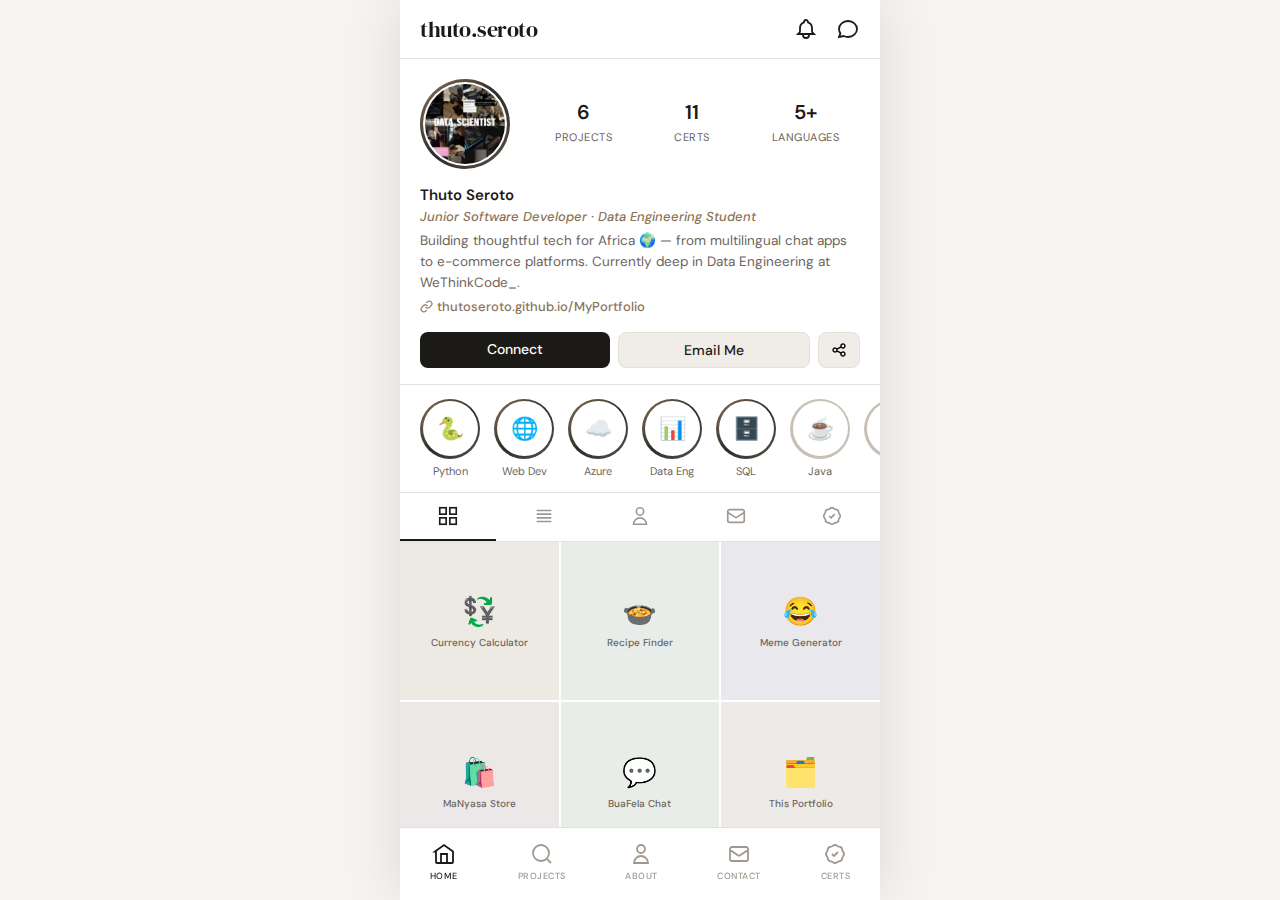
<file: index.html>
<!DOCTYPE html>
<html lang="en">
<head>
    <meta charset="UTF-8" />
    <meta name="viewport" content="width=device-width, initial-scale=1.0" />
    <meta name="description" content="Thuto Seroto — Junior Software Developer & Data Engineering Student based in South Africa." />
    <title>Thuto Seroto — Portfolio</title>

    <!-- Google Fonts -->
    <link rel="preconnect" href="https://fonts.googleapis.com" />
    <link
            href="https://fonts.googleapis.com/css2?family=DM+Sans:ital,wght@0,300;0,400;0,500;0,600;1,300&family=DM+Serif+Display:ital@0;1&display=swap"
            rel="stylesheet"
    />

    <!-- Stylesheet -->
    <link rel="stylesheet" href="assets/css/style.css" />
</head>
<body>

<div class="app">

    <!-- ═══════════════════════════════════════════
         TOP NAV
    ═══════════════════════════════════════════ -->
    <nav class="top-nav">
        <span class="username">thuto.seroto</span>
        <div class="nav-icons">
            <!-- Bell -->
            <svg class="nav-icon" fill="none" stroke="currentColor" stroke-width="1.8" viewBox="0 0 24 24">
                <path d="M15 17h5l-1.405-1.405A2.032 2.032 0 0118 14.158V11a6.002 6.002 0 00-4-5.659V5a2 2 0 10-4 0v.341C7.67 6.165 6 8.388 6 11v3.159c0 .538-.214 1.055-.595 1.436L4 17h5m6 0v1a3 3 0 11-6 0v-1m6 0H9"/>
            </svg>
            <!-- Message -->
            <svg class="nav-icon" fill="none" stroke="currentColor" stroke-width="1.8" viewBox="0 0 24 24">
                <path d="M8 12h.01M12 12h.01M16 12h.01M21 12c0 4.418-4.03 8-9 8a9.863 9.863 0 01-4.255-.949L3 20l1.395-3.72C3.512 15.042 3 13.574 3 12c0-4.418 4.03-8 9-8s9 3.582 9 8z"/>
            </svg>
        </div>
    </nav>

    <!-- ═══════════════════════════════════════════
         PROFILE HEADER
    ═══════════════════════════════════════════ -->
    <section class="profile-section">
        <div class="profile-top">

            <!-- Avatar — swap profile.jpg with your actual photo -->
            <div class="avatar-wrap">
                <div class="avatar-ring">
                    <div class="avatar-inner">
                        <img
                                src="assets/images/profile.jpg"
                                alt="Thuto Seroto"
                                class="avatar-photo"
                                onerror="this.style.display='none'; this.nextElementSibling.style.display='flex';"
                        />
                        <div class="avatar-initials" style="display:none;">TS</div>
                    </div>
                </div>
            </div>

            <!-- Stats -->
            <div class="profile-stats">
                <div class="stat">
                    <span class="stat-num">6</span>
                    <span class="stat-label">Projects</span>
                </div>
                <div class="stat">
                    <span class="stat-num">11</span>
                    <span class="stat-label">Certs</span>
                </div>
                <div class="stat">
                    <span class="stat-num">5+</span>
                    <span class="stat-label">Languages</span>
                </div>
            </div>
        </div>

        <!-- Bio -->
        <div class="profile-bio">
            <div class="profile-name">Thuto Seroto</div>
            <div class="profile-title">Junior Software Developer · Data Engineering Student</div>
            <div class="profile-desc">
                Building thoughtful tech for Africa 🌍 — from multilingual chat apps to e-commerce platforms.
                Currently deep in Data Engineering at WeThinkCode_.
            </div>
            <a href="https://thutoseroto.github.io/MyPortfolio/" target="_blank" class="profile-link">
                <svg width="13" height="13" fill="none" stroke="currentColor" stroke-width="2" viewBox="0 0 24 24">
                    <path d="M10 13a5 5 0 007.54.54l3-3a5 5 0 00-7.07-7.07l-1.72 1.71"/>
                    <path d="M14 11a5 5 0 00-7.54-.54l-3 3a5 5 0 007.07 7.07l1.71-1.71"/>
                </svg>
                thutoseroto.github.io/MyPortfolio
            </a>
        </div>

        <!-- Action Buttons -->
        <div class="profile-actions">
            <a href="https://www.linkedin.com/in/thuto-seroto-a2a84a395" target="_blank" class="btn-follow">Connect</a>
            <a href="mailto:thutoseroto@gmail.com" class="btn-message">Email Me</a>
            <button class="btn-icon" onclick="copyContact()" title="Copy contact info">
                <svg width="16" height="16" fill="none" stroke="currentColor" stroke-width="2" viewBox="0 0 24 24">
                    <path d="M8.684 13.342C8.886 12.938 9 12.482 9 12c0-.482-.114-.938-.316-1.342m0 2.684a3 3 0 110-2.684m0 2.684l6.632 3.316m-6.632-6l6.632-3.316m0 0a3 3 0 105.367-2.684 3 3 0 00-5.367 2.684zm0 9.316a3 3 0 105.368 2.684 3 3 0 00-5.368-2.684z"/>
                </svg>
            </button>
        </div>
    </section>

    <!-- ═══════════════════════════════════════════
         STORIES — SKILLS HIGHLIGHTS
    ═══════════════════════════════════════════ -->
    <div class="stories-section">
        <div class="stories-row">
            <div class="story-item" onclick="openStory('python')">
                <div class="story-ring"><div class="story-inner"><span class="story-emoji">🐍</span></div></div>
                <span class="story-label">Python</span>
            </div>
            <div class="story-item" onclick="openStory('web')">
                <div class="story-ring"><div class="story-inner"><span class="story-emoji">🌐</span></div></div>
                <span class="story-label">Web Dev</span>
            </div>
            <div class="story-item" onclick="openStory('azure')">
                <div class="story-ring"><div class="story-inner"><span class="story-emoji">☁️</span></div></div>
                <span class="story-label">Azure</span>
            </div>
            <div class="story-item" onclick="openStory('data')">
                <div class="story-ring"><div class="story-inner"><span class="story-emoji">📊</span></div></div>
                <span class="story-label">Data Eng</span>
            </div>
            <div class="story-item" onclick="openStory('sql')">
                <div class="story-ring"><div class="story-inner"><span class="story-emoji">🗄️</span></div></div>
                <span class="story-label">SQL</span>
            </div>
            <div class="story-item" onclick="openStory('java')">
                <div class="story-ring seen"><div class="story-inner"><span class="story-emoji">☕</span></div></div>
                <span class="story-label">Java</span>
            </div>
            <div class="story-item" onclick="openStory('git')">
                <div class="story-ring seen"><div class="story-inner"><span class="story-emoji">🔧</span></div></div>
                <span class="story-label">Git</span>
            </div>
        </div>
    </div>

    <!-- ═══════════════════════════════════════════
         ICON TABS
    ═══════════════════════════════════════════ -->
    <div class="tabs" id="tabs">
        <!-- Grid -->
        <button class="tab-btn active" onclick="switchTab('grid', this)" title="Projects Grid">
            <svg fill="none" stroke="currentColor" stroke-width="1.8" viewBox="0 0 24 24">
                <rect x="3" y="3" width="7" height="7"/><rect x="14" y="3" width="7" height="7"/>
                <rect x="3" y="14" width="7" height="7"/><rect x="14" y="14" width="7" height="7"/>
            </svg>
        </button>
        <!-- Feed -->
        <button class="tab-btn" onclick="switchTab('feed', this)" title="Projects Feed">
            <svg fill="none" stroke="currentColor" stroke-width="1.8" viewBox="0 0 24 24">
                <path d="M4 6h16M4 10h16M4 14h16M4 18h16"/>
            </svg>
        </button>
        <!-- About -->
        <button class="tab-btn" onclick="switchTab('about', this)" title="About Me">
            <svg fill="none" stroke="currentColor" stroke-width="1.8" viewBox="0 0 24 24">
                <path d="M16 7a4 4 0 11-8 0 4 4 0 018 0zM12 14a7 7 0 00-7 7h14a7 7 0 00-7-7z"/>
            </svg>
        </button>
        <!-- Contact -->
        <button class="tab-btn" onclick="switchTab('contact', this)" title="Contact">
            <svg fill="none" stroke="currentColor" stroke-width="1.8" viewBox="0 0 24 24">
                <path d="M3 8l7.89 5.26a2 2 0 002.22 0L21 8M5 19h14a2 2 0 002-2V7a2 2 0 00-2-2H5a2 2 0 00-2 2v10a2 2 0 002 2z"/>
            </svg>
        </button>
        <!-- Certifications -->
        <button class="tab-btn" onclick="switchTab('certs', this)" title="Certifications">
            <svg fill="none" stroke="currentColor" stroke-width="1.8" viewBox="0 0 24 24">
                <path d="M9 12l2 2 4-4M7.835 4.697a3.42 3.42 0 001.946-.806 3.42 3.42 0 014.438 0 3.42 3.42 0 001.946.806 3.42 3.42 0 013.138 3.138 3.42 3.42 0 00.806 1.946 3.42 3.42 0 010 4.438 3.42 3.42 0 00-.806 1.946 3.42 3.42 0 01-3.138 3.138 3.42 3.42 0 00-1.946.806 3.42 3.42 0 01-4.438 0 3.42 3.42 0 00-1.946-.806 3.42 3.42 0 01-3.138-3.138 3.42 3.42 0 00-.806-1.946 3.42 3.42 0 010-4.438 3.42 3.42 0 00.806-1.946 3.42 3.42 0 013.138-3.138z"/>
            </svg>
        </button>
    </div>

    <!-- ═══════════════════════════════════════════
         PANEL 1 — PROJECT GRID
    ═══════════════════════════════════════════ -->
    <div class="panel grid-panel active" id="panel-grid">
        <div class="grid-item" style="background:#EDE9E3;" onclick="openProject(0)">
            <div class="grid-bg"><span class="grid-item-emoji">💱</span><span class="grid-item-label">Currency Calculator</span></div>
            <div class="grid-overlay"><div class="grid-overlay-title">Currency Calculator</div><div class="grid-overlay-tech">HTML · CSS · JS · API</div></div>
        </div>
        <div class="grid-item" style="background:#E8EDE9;" onclick="openProject(1)">
            <div class="grid-bg"><span class="grid-item-emoji">🍲</span><span class="grid-item-label">Recipe Finder</span></div>
            <div class="grid-overlay"><div class="grid-overlay-title">Recipe Finder</div><div class="grid-overlay-tech">JS · Spoonacular API</div></div>
        </div>
        <div class="grid-item" style="background:#E9E8ED;" onclick="openProject(2)">
            <div class="grid-bg"><span class="grid-item-emoji">😂</span><span class="grid-item-label">Meme Generator</span></div>
            <div class="grid-overlay"><div class="grid-overlay-title">Meme Generator</div><div class="grid-overlay-tech">Canvas API · FileReader</div></div>
        </div>
        <div class="grid-item" style="background:#EDE8E8;" onclick="openProject(3)">
            <div class="grid-bg"><span class="grid-item-emoji">🛍️</span><span class="grid-item-label">MaNyasa Store</span></div>
            <div class="grid-overlay"><div class="grid-overlay-title">MaNyasa Store</div><div class="grid-overlay-tech">E-commerce · localStorage</div></div>
        </div>
        <div class="grid-item" style="background:#E8EDE8;" onclick="openProject(4)">
            <div class="grid-bg"><span class="grid-item-emoji">💬</span><span class="grid-item-label">BuaFela Chat</span></div>
            <div class="grid-overlay"><div class="grid-overlay-title">BuaFela Chat</div><div class="grid-overlay-tech">PWA · 11 Languages</div></div>
        </div>
        <div class="grid-item" style="background:#EDEAE8;" onclick="openProject(5)">
            <div class="grid-bg"><span class="grid-item-emoji">🗂️</span><span class="grid-item-label">This Portfolio</span></div>
            <div class="grid-overlay"><div class="grid-overlay-title">Portfolio Site</div><div class="grid-overlay-tech">HTML · CSS · JS · Formspree</div></div>
        </div>
    </div>

    <!-- ═══════════════════════════════════════════
         PANEL 2 — FEED
    ═══════════════════════════════════════════ -->
    <div class="panel" id="panel-feed">

        <!-- Post: Currency Calculator -->
        <article class="post-card" style="animation-delay:0s">
            <div class="post-header">
                <div class="post-avatar">TS</div>
                <div class="post-meta">
                    <div class="post-username">thuto.seroto</div>
                    <div class="post-subtitle">Currency Calculator · Featured Project</div>
                </div>
                <span class="post-more">···</span>
            </div>
            <div class="post-image">
                <div class="post-image-inner">
                    <span class="post-big-emoji">💱</span>
                    <div class="post-image-title">Currency Calculator</div>
                    <div class="post-image-tech">
                        <span class="tech-pill">HTML5</span>
                        <span class="tech-pill">CSS3</span>
                        <span class="tech-pill">JavaScript</span>
                        <span class="tech-pill">REST API</span>
                    </div>
                </div>
            </div>
            <div class="post-actions">
                <button class="post-action-btn" aria-label="Like">
                    <svg fill="none" stroke="currentColor" stroke-width="1.8" viewBox="0 0 24 24"><path d="M4.318 6.318a4.5 4.5 0 000 6.364L12 20.364l7.682-7.682a4.5 4.5 0 00-6.364-6.364L12 7.636l-1.318-1.318a4.5 4.5 0 00-6.364 0z"/></svg>
                </button>
                <button class="post-action-btn" onclick="openProject(0)" aria-label="View details">
                    <svg fill="none" stroke="currentColor" stroke-width="1.8" viewBox="0 0 24 24"><path d="M8 12h.01M12 12h.01M16 12h.01M21 12c0 4.418-4.03 8-9 8a9.863 9.863 0 01-4.255-.949L3 20l1.395-3.72C3.512 15.042 3 13.574 3 12c0-4.418 4.03-8 9-8s9 3.582 9 8z"/></svg>
                </button>
                <button class="post-action-btn" aria-label="Share">
                    <svg fill="none" stroke="currentColor" stroke-width="1.8" viewBox="0 0 24 24"><path d="M8.684 13.342C8.886 12.938 9 12.482 9 12c0-.482-.114-.938-.316-1.342m0 2.684a3 3 0 110-2.684m0 2.684l6.632 3.316m-6.632-6l6.632-3.316m0 0a3 3 0 105.367-2.684 3 3 0 00-5.367 2.684zm0 9.316a3 3 0 105.368 2.684 3 3 0 00-5.368-2.684z"/></svg>
                </button>
                <button class="post-action-btn post-save" aria-label="Save">
                    <svg fill="none" stroke="currentColor" stroke-width="1.8" viewBox="0 0 24 24"><path d="M5 5a2 2 0 012-2h10a2 2 0 012 2v16l-7-3.5L5 21V5z"/></svg>
                </button>
            </div>
            <div class="post-caption"><strong>thuto.seroto</strong> Real-time USD/ZAR/BWP converter using live exchange rates. First deep dive into REST APIs 🚀</div>
            <div class="post-tags">
                <span class="hashtag">#JavaScript</span>
                <span class="hashtag">#API</span>
                <span class="hashtag">#WebDev</span>
                <span class="hashtag">#SouthAfrica</span>
            </div>
            <div class="post-links">
                <a class="post-link-btn" href="https://thutoseroto.github.io/MyPortfolio/projects/currency-calculator/" target="_blank">🔗 Live Demo</a>
                <a class="post-link-btn" href="https://github.com/thutoseroto/MyPortfolio/tree/master/projects/currency-calculator" target="_blank">⌨️ GitHub</a>
            </div>
        </article>

        <!-- Post: BuaFela -->
        <article class="post-card" style="animation-delay:0.05s">
            <div class="post-header">
                <div class="post-avatar">TS</div>
                <div class="post-meta">
                    <div class="post-username">thuto.seroto</div>
                    <div class="post-subtitle">BuaFela Chat · Featured Project</div>
                </div>
                <span class="post-more">···</span>
            </div>
            <div class="post-image">
                <div class="post-image-inner">
                    <span class="post-big-emoji">💬</span>
                    <div class="post-image-title">BuaFela Chat App</div>
                    <div class="post-image-tech">
                        <span class="tech-pill">PWA</span>
                        <span class="tech-pill">Service Workers</span>
                        <span class="tech-pill">11 Languages</span>
                        <span class="tech-pill">Offline First</span>
                    </div>
                </div>
            </div>
            <div class="post-actions">
                <button class="post-action-btn" aria-label="Like">
                    <svg fill="none" stroke="currentColor" stroke-width="1.8" viewBox="0 0 24 24"><path d="M4.318 6.318a4.5 4.5 0 000 6.364L12 20.364l7.682-7.682a4.5 4.5 0 00-6.364-6.364L12 7.636l-1.318-1.318a4.5 4.5 0 00-6.364 0z"/></svg>
                </button>
                <button class="post-action-btn" onclick="openProject(4)" aria-label="View details">
                    <svg fill="none" stroke="currentColor" stroke-width="1.8" viewBox="0 0 24 24"><path d="M8 12h.01M12 12h.01M16 12h.01M21 12c0 4.418-4.03 8-9 8a9.863 9.863 0 01-4.255-.949L3 20l1.395-3.72C3.512 15.042 3 13.574 3 12c0-4.418 4.03-8 9-8s9 3.582 9 8z"/></svg>
                </button>
                <button class="post-action-btn" aria-label="Share">
                    <svg fill="none" stroke="currentColor" stroke-width="1.8" viewBox="0 0 24 24"><path d="M8.684 13.342C8.886 12.938 9 12.482 9 12c0-.482-.114-.938-.316-1.342m0 2.684a3 3 0 110-2.684m0 2.684l6.632 3.316m-6.632-6l6.632-3.316m0 0a3 3 0 105.367-2.684 3 3 0 00-5.367 2.684zm0 9.316a3 3 0 105.368 2.684 3 3 0 00-5.368-2.684z"/></svg>
                </button>
                <button class="post-action-btn post-save" aria-label="Save">
                    <svg fill="none" stroke="currentColor" stroke-width="1.8" viewBox="0 0 24 24"><path d="M5 5a2 2 0 012-2h10a2 2 0 012 2v16l-7-3.5L5 21V5z"/></svg>
                </button>
            </div>
            <div class="post-caption"><strong>thuto.seroto</strong> Chat app supporting all 9 official South African languages with offline PWA support. Built for us 🇿🇦🌍</div>
            <div class="post-tags">
                <span class="hashtag">#PWA</span>
                <span class="hashtag">#SouthAfrica</span>
                <span class="hashtag">#Multilingual</span>
                <span class="hashtag">#OfflineFirst</span>
            </div>
            <div class="post-links">
                <a class="post-link-btn" href="https://thutoseroto.github.io/MyPortfolio/projects/buafela/" target="_blank">🔗 Live Demo</a>
                <a class="post-link-btn" href="https://github.com/thutoseroto/MyPortfolio/tree/master/projects/buafela" target="_blank">⌨️ GitHub</a>
            </div>
        </article>

        <!-- Post: MaNyasa Store -->
        <article class="post-card" style="animation-delay:0.1s">
            <div class="post-header">
                <div class="post-avatar">TS</div>
                <div class="post-meta">
                    <div class="post-username">thuto.seroto</div>
                    <div class="post-subtitle">MaNyasa Store · E-commerce</div>
                </div>
                <span class="post-more">···</span>
            </div>
            <div class="post-image">
                <div class="post-image-inner">
                    <span class="post-big-emoji">🛍️</span>
                    <div class="post-image-title">MaNyasa Store</div>
                    <div class="post-image-tech">
                        <span class="tech-pill">E-Commerce</span>
                        <span class="tech-pill">localStorage</span>
                        <span class="tech-pill">Filter &amp; Sort</span>
                    </div>
                </div>
            </div>
            <div class="post-actions">
                <button class="post-action-btn" aria-label="Like">
                    <svg fill="none" stroke="currentColor" stroke-width="1.8" viewBox="0 0 24 24"><path d="M4.318 6.318a4.5 4.5 0 000 6.364L12 20.364l7.682-7.682a4.5 4.5 0 00-6.364-6.364L12 7.636l-1.318-1.318a4.5 4.5 0 00-6.364 0z"/></svg>
                </button>
                <button class="post-action-btn" onclick="openProject(3)" aria-label="View details">
                    <svg fill="none" stroke="currentColor" stroke-width="1.8" viewBox="0 0 24 24"><path d="M8 12h.01M12 12h.01M16 12h.01M21 12c0 4.418-4.03 8-9 8a9.863 9.863 0 01-4.255-.949L3 20l1.395-3.72C3.512 15.042 3 13.574 3 12c0-4.418 4.03-8 9-8s9 3.582 9 8z"/></svg>
                </button>
                <button class="post-action-btn" aria-label="Share">
                    <svg fill="none" stroke="currentColor" stroke-width="1.8" viewBox="0 0 24 24"><path d="M8.684 13.342C8.886 12.938 9 12.482 9 12c0-.482-.114-.938-.316-1.342m0 2.684a3 3 0 110-2.684m0 2.684l6.632 3.316m-6.632-6l6.632-3.316m0 0a3 3 0 105.367-2.684 3 3 0 00-5.367 2.684zm0 9.316a3 3 0 105.368 2.684 3 3 0 00-5.368-2.684z"/></svg>
                </button>
                <button class="post-action-btn post-save" aria-label="Save">
                    <svg fill="none" stroke="currentColor" stroke-width="1.8" viewBox="0 0 24 24"><path d="M5 5a2 2 0 012-2h10a2 2 0 012 2v16l-7-3.5L5 21V5z"/></svg>
                </button>
            </div>
            <div class="post-caption"><strong>thuto.seroto</strong> Malawian clothing &amp; crafts e-commerce platform. Full cart, filter/sort, and data persistence 🛒</div>
            <div class="post-tags">
                <span class="hashtag">#Ecommerce</span>
                <span class="hashtag">#Africa</span>
                <span class="hashtag">#JavaScript</span>
            </div>
            <div class="post-links">
                <a class="post-link-btn" href="https://thutoseroto.github.io/MyPortfolio/projects/manyasa-store/" target="_blank">🔗 Live Demo</a>
                <a class="post-link-btn" href="https://github.com/thutoseroto/MyPortfolio/tree/master/projects/manyasa-store" target="_blank">⌨️ GitHub</a>
            </div>
        </article>

    </div><!-- end #panel-feed -->

    <!-- ═══════════════════════════════════════════
         PANEL 3 — ABOUT
    ═══════════════════════════════════════════ -->
    <div class="panel" id="panel-about">

        <div class="about-section" style="animation-delay:0s">
            <div class="section-label">Technical Skills</div>
            <div class="skills-grid">
                <div class="skill-card">
                    <div class="skill-card-title">🐍 Languages</div>
                    <div class="skill-tags">
                        <span class="skill-tag">Python</span>
                        <span class="skill-tag">Java</span>
                        <span class="skill-tag">JavaScript</span>
                        <span class="skill-tag">SQL</span>
                        <span class="skill-tag">C#</span>
                    </div>
                </div>
                <div class="skill-card">
                    <div class="skill-card-title">🌐 Web</div>
                    <div class="skill-tags">
                        <span class="skill-tag">HTML5</span>
                        <span class="skill-tag">CSS3</span>
                        <span class="skill-tag">React</span>
                        <span class="skill-tag">Node.js</span>
                        <span class="skill-tag">Thymeleaf</span>
                    </div>
                </div>
                <div class="skill-card">
                    <div class="skill-card-title">🗄️ Databases</div>
                    <div class="skill-tags">
                        <span class="skill-tag">PostgreSQL</span>
                        <span class="skill-tag">MySQL</span>
                        <span class="skill-tag">Firebase</span>
                    </div>
                </div>
                <div class="skill-card">
                    <div class="skill-card-title">☁️ Cloud &amp; Tools</div>
                    <div class="skill-tags">
                        <span class="skill-tag">Azure</span>
                        <span class="skill-tag">Git</span>
                        <span class="skill-tag">Docker</span>
                        <span class="skill-tag">Linux</span>
                    </div>
                </div>
            </div>
        </div>

        <div class="about-section" style="animation-delay:0.05s">
            <div class="section-label">Education</div>
            <div class="edu-timeline">
                <div class="edu-item">
                    <div class="edu-school">WeThinkCode_</div>
                    <div class="edu-degree">Software &amp; Data Engineering</div>
                    <div class="edu-year">2025 – Present · Current Student</div>
                </div>
                <div class="edu-item">
                    <div class="edu-school">Nelson Mandela University</div>
                    <div class="edu-degree">Diploma in Management Sciences</div>
                    <div class="edu-year">2023 – 2024 · Transitioned to tech</div>
                </div>
                <div class="edu-item">
                    <div class="edu-school">Itumeleng Secondary School</div>
                    <div class="edu-degree">National Senior Certificate (Matric)</div>
                    <div class="edu-year">2021 · Commercial &amp; Mathematics</div>
                </div>
            </div>
        </div>

        <div class="scroll-pad"></div>
    </div><!-- end #panel-about -->

    <!-- ═══════════════════════════════════════════
         PANEL 4 — CONTACT
    ═══════════════════════════════════════════ -->
    <div class="panel contact-panel" id="panel-contact">
        <div class="contact-header">
            <h2>Let's Connect</h2>
            <p>Open to opportunities, collaborations, and interesting projects.</p>
        </div>

        <div class="contact-links">
            <a href="mailto:thutoseroto@gmail.com" class="contact-link-card">
                <div class="contact-link-icon">📧</div>
                <div class="contact-link-info">
                    <div class="contact-link-name">Email</div>
                    <div class="contact-link-value">thutoseroto@gmail.com</div>
                </div>
                <span class="contact-link-arrow">→</span>
            </a>
            <a href="https://github.com/Thuto-Seroto" target="_blank" class="contact-link-card">
                <div class="contact-link-icon">⌨️</div>
                <div class="contact-link-info">
                    <div class="contact-link-name">GitHub</div>
                    <div class="contact-link-value">github.com/Thuto-Seroto</div>
                </div>
                <span class="contact-link-arrow">→</span>
            </a>
            <a href="https://www.linkedin.com/in/thuto-seroto-a2a84a395" target="_blank" class="contact-link-card">
                <div class="contact-link-icon">💼</div>
                <div class="contact-link-info">
                    <div class="contact-link-name">LinkedIn</div>
                    <div class="contact-link-value">thuto-seroto-a2a84a395</div>
                </div>
                <span class="contact-link-arrow">→</span>
            </a>
            <div class="contact-link-card" onclick="copyPhone()">
                <div class="contact-link-icon">📱</div>
                <div class="contact-link-info">
                    <div class="contact-link-name">Phone</div>
                    <div class="contact-link-value">062 278 7446</div>
                </div>
                <span class="contact-link-arrow">📋</span>
            </div>
        </div>

        <!--
          FORMSPREE: Replace "YOUR_FORM_ID" with your actual Formspree form ID.
          Sign up free at https://formspree.io → Create Form → copy the ID from the endpoint URL.
          Example: if your endpoint is https://formspree.io/f/abcd1234, your ID is abcd1234
        -->
        <div class="contact-form">
            <h3>Send a Message</h3>
            <form action="https://formspree.io/f/xqedwgjv" method="POST">
                <div class="form-field">
                    <label for="name">Your Name</label>
                    <input id="name" type="text" name="name" placeholder="Jane Smith" required />
                </div>
                <div class="form-field">
                    <label for="email">Email</label>
                    <input id="email" type="email" name="email" placeholder="jane@example.com" required />
                </div>
                <div class="form-field">
                    <label for="message">Message</label>
                    <textarea id="message" name="message" placeholder="What's on your mind?" required></textarea>
                </div>
                <button type="submit" class="form-submit">Send Message →</button>
            </form>
        </div>

        <div class="scroll-pad"></div>
    </div><!-- end #panel-contact -->

    <!-- ═══════════════════════════════════════════
         PANEL 5 — CERTIFICATIONS
    ═══════════════════════════════════════════ -->
    <div class="panel certs-panel" id="panel-certs">

        <div class="certs-hero">
            <div class="certs-hero-icon">🏅</div>
            <h2 class="certs-hero-title">11 Certifications</h2>
            <p class="certs-hero-sub">Earned in 2025 across cloud, data, security &amp; more</p>
        </div>

        <!-- Microsoft Azure -->
        <div class="certs-category">
            <div class="certs-cat-label"><span class="certs-cat-icon">🔷</span> Microsoft Azure</div>
            <div class="cert-card-list">
                <div class="cert-card">
                    <div class="cert-card-badge" style="background:#E8F0FE; color:#1A56DB;">AZ</div>
                    <div class="cert-card-body">
                        <div class="cert-card-name">Azure Fundamentals</div>
                        <div class="cert-card-meta">Microsoft · 2025</div>
                    </div>
                    <div class="cert-card-check">✓</div>
                </div>
                <div class="cert-card">
                    <div class="cert-card-badge" style="background:#E8F0FE; color:#1A56DB;">DE</div>
                    <div class="cert-card-body">
                        <div class="cert-card-name">DevOps Engineer Expert</div>
                        <div class="cert-card-meta">Microsoft Certified · 2025</div>
                    </div>
                    <div class="cert-card-check">✓</div>
                </div>
                <div class="cert-card">
                    <div class="cert-card-badge" style="background:#E8F0FE; color:#1A56DB;">700</div>
                    <div class="cert-card-body">
                        <div class="cert-card-name">Designing Azure Networking Solutions</div>
                        <div class="cert-card-meta">AZ-700 · Microsoft · 2025</div>
                    </div>
                    <div class="cert-card-check">✓</div>
                </div>
                <div class="cert-card">
                    <div class="cert-card-badge" style="background:#E8F0FE; color:#1A56DB;">600</div>
                    <div class="cert-card-body">
                        <div class="cert-card-name">Fabric Analytics Engineer</div>
                        <div class="cert-card-meta">DP-600 · Microsoft · 2025</div>
                    </div>
                    <div class="cert-card-check">✓</div>
                </div>
            </div>
        </div>

        <!-- Security -->
        <div class="certs-category">
            <div class="certs-cat-label"><span class="certs-cat-icon">🛡️</span> Security &amp; Career</div>
            <div class="cert-card-list">
                <div class="cert-card">
                    <div class="cert-card-badge" style="background:#FEF3C7; color:#92400E;">CS</div>
                    <div class="cert-card-body">
                        <div class="cert-card-name">Career Essentials in Cybersecurity</div>
                        <div class="cert-card-meta">Microsoft &amp; LinkedIn · 2025</div>
                    </div>
                    <div class="cert-card-check">✓</div>
                </div>
            </div>
        </div>

        <!-- Data & Analytics -->
        <div class="certs-category">
            <div class="certs-cat-label"><span class="certs-cat-icon">📊</span> Data &amp; Analytics</div>
            <div class="cert-card-list">
                <div class="cert-card">
                    <div class="cert-card-badge" style="background:#ECFDF5; color:#065F46;">GA</div>
                    <div class="cert-card-body">
                        <div class="cert-card-name">Google Analytics Certification</div>
                        <div class="cert-card-meta">Google · Nov 2025 · ID: 167165905</div>
                    </div>
                    <div class="cert-card-check">✓</div>
                </div>
            </div>
        </div>

        <!-- AI & Emerging Tech -->
        <div class="certs-category">
            <div class="certs-cat-label"><span class="certs-cat-icon">🤖</span> AI &amp; Emerging Tech</div>
            <div class="cert-card-list">
                <div class="cert-card">
                    <div class="cert-card-badge" style="background:#F3F0FF; color:#5B21B6;">AI</div>
                    <div class="cert-card-body">
                        <div class="cert-card-name">GenAI Course</div>
                        <div class="cert-card-meta">WeThinkCode_ · Nov 2025</div>
                    </div>
                    <div class="cert-card-check">✓</div>
                </div>
                <div class="cert-card">
                    <div class="cert-card-badge" style="background:#FFF7ED; color:#92400E;">💰</div>
                    <div class="cert-card-body">
                        <div class="cert-card-name">Financial Education Programme</div>
                        <div class="cert-card-meta">Motheo · Mar 2025</div>
                    </div>
                    <div class="cert-card-check">✓</div>
                </div>
            </div>
        </div>

        <!-- Content & Communication -->
        <div class="certs-category">
            <div class="certs-cat-label"><span class="certs-cat-icon">✍️</span> Content &amp; Communication</div>
            <div class="cert-card-list">
                <div class="cert-card">
                    <div class="cert-card-badge" style="background:#F0F9FF; color:#0369A1;">WC</div>
                    <div class="cert-card-body">
                        <div class="cert-card-name">Writing Compelling Content</div>
                        <div class="cert-card-meta">LinkedIn Learning · 2025</div>
                    </div>
                    <div class="cert-card-check">✓</div>
                </div>
                <div class="cert-card">
                    <div class="cert-card-badge" style="background:#F0F9FF; color:#0369A1;">VM</div>
                    <div class="cert-card-body">
                        <div class="cert-card-name">Visual &amp; Multimedia</div>
                        <div class="cert-card-meta">LinkedIn Learning · 2025</div>
                    </div>
                    <div class="cert-card-check">✓</div>
                </div>
                <div class="cert-card">
                    <div class="cert-card-badge" style="background:#F0F9FF; color:#0369A1;">PM</div>
                    <div class="cert-card-body">
                        <div class="cert-card-name">Project Management &amp; Ethics in Multimedia</div>
                        <div class="cert-card-meta">LinkedIn Learning · 2025</div>
                    </div>
                    <div class="cert-card-check">✓</div>
                </div>
            </div>
        </div>

        <div class="scroll-pad"></div>
    </div><!-- end #panel-certs -->

    <!-- ═══════════════════════════════════════════
         BOTTOM NAV
    ═══════════════════════════════════════════ -->
    <nav class="bottom-nav">
        <button class="bottom-nav-btn active" id="bnav-home" onclick="switchBottomNav('home')">
            <svg fill="none" stroke="currentColor" stroke-width="1.8" viewBox="0 0 24 24">
                <path d="M3 9.5L12 3l9 6.5V20a1 1 0 01-1 1H5a1 1 0 01-1-1V9.5z"/>
                <path d="M9 21V12h6v9"/>
            </svg>
            <span>Home</span>
        </button>
        <button class="bottom-nav-btn" id="bnav-search" onclick="switchBottomNav('search')">
            <svg fill="none" stroke="currentColor" stroke-width="1.8" viewBox="0 0 24 24">
                <circle cx="11" cy="11" r="8"/><path d="M21 21l-4.35-4.35"/>
            </svg>
            <span>Projects</span>
        </button>
        <button class="bottom-nav-btn" id="bnav-profile" onclick="switchBottomNav('profile')">
            <svg fill="none" stroke="currentColor" stroke-width="1.8" viewBox="0 0 24 24">
                <path d="M16 7a4 4 0 11-8 0 4 4 0 018 0zM12 14a7 7 0 00-7 7h14a7 7 0 00-7-7z"/>
            </svg>
            <span>About</span>
        </button>
        <button class="bottom-nav-btn" id="bnav-dm" onclick="switchBottomNav('dm')">
            <svg fill="none" stroke="currentColor" stroke-width="1.8" viewBox="0 0 24 24">
                <path d="M3 8l7.89 5.26a2 2 0 002.22 0L21 8M5 19h14a2 2 0 002-2V7a2 2 0 00-2-2H5a2 2 0 00-2 2v10a2 2 0 002 2z"/>
            </svg>
            <span>Contact</span>
        </button>
        <button class="bottom-nav-btn" id="bnav-certs" onclick="switchBottomNav('certs')">
            <svg fill="none" stroke="currentColor" stroke-width="1.8" viewBox="0 0 24 24">
                <path d="M9 12l2 2 4-4M7.835 4.697a3.42 3.42 0 001.946-.806 3.42 3.42 0 014.438 0 3.42 3.42 0 001.946.806 3.42 3.42 0 013.138 3.138 3.42 3.42 0 00.806 1.946 3.42 3.42 0 010 4.438 3.42 3.42 0 00-.806 1.946 3.42 3.42 0 01-3.138 3.138 3.42 3.42 0 00-1.946.806 3.42 3.42 0 01-4.438 0 3.42 3.42 0 00-1.946-.806 3.42 3.42 0 01-3.138-3.138 3.42 3.42 0 00-.806-1.946 3.42 3.42 0 010-4.438 3.42 3.42 0 00.806-1.946 3.42 3.42 0 013.138-3.138z"/>
            </svg>
            <span>Certs</span>
        </button>
    </nav>

</div><!-- end .app -->

<!-- ═══════════════════════════════════════════
     PROJECT DETAIL MODAL
═══════════════════════════════════════════ -->
<div class="modal-overlay" id="project-modal" onclick="closeModal(event)">
    <div class="modal">
        <div class="modal-handle"></div>
        <div class="modal-title"  id="modal-title"></div>
        <div class="modal-tech"   id="modal-tech"></div>
        <div class="modal-desc"   id="modal-desc"></div>
        <div class="modal-skills-title">Skills Demonstrated</div>
        <div class="modal-skill-list" id="modal-skills"></div>
        <div class="modal-links"  id="modal-links"></div>
    </div>
</div>

<!-- ═══════════════════════════════════════════
     SKILL STORY MODAL
═══════════════════════════════════════════ -->
<div class="story-modal" id="story-modal">
    <button class="story-modal-close" onclick="closeStory()">✕</button>
    <div class="story-modal-content">
        <div class="story-modal-emoji" id="story-emoji"></div>
        <div class="story-modal-title" id="story-title"></div>
        <div class="story-modal-body"  id="story-body"></div>
    </div>
</div>

<!-- JavaScript -->
<script src="assets/js/script.js"></script>
</body>
</html>
</file>
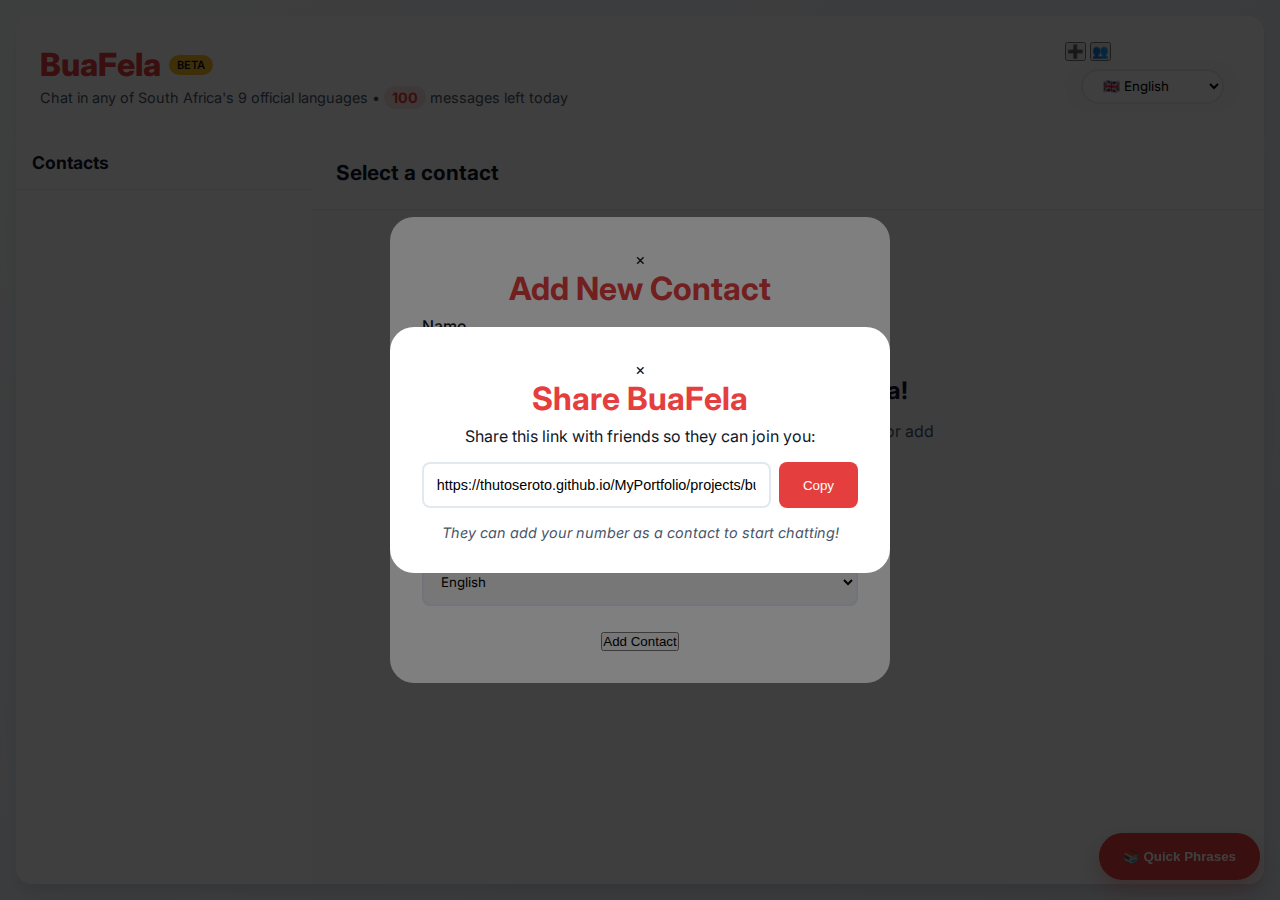
<file: projects/buafela/index.html>
<!DOCTYPE html>
<html lang="en">
<head>
    <meta charset="UTF-8">
    <meta name="viewport" content="width=device-width, initial-scale=1.0">
    <title>BuaFela - Chat in Your Language</title>
    <link rel="preconnect" href="https://fonts.googleapis.com">
    <link rel="preconnect" href="https://fonts.gstatic.com" crossorigin>
    <link href="https://fonts.googleapis.com/css2?family=Inter:wght@300;400;500;600;700;800&display=swap" rel="stylesheet">
    <link rel="stylesheet" href="style.css">
    <!-- Add PWA support -->
    <link rel="manifest" href="manifest.json">
    <meta name="theme-color" content="#e53e3e">
</head>
<body>
<div class="app-container">
    <!-- Header -->
    <header class="header">
        <div class="header-content">
            <h1>BuaFela<span class="beta">BETA</span></h1>
            <p class="subtitle">Chat in any of South Africa's 9 official languages • <span class="message-count" id="messageCount">100</span> messages left today</p>
        </div>
        <div class="header-actions">
            <button class="icon-btn" id="addContactBtn" title="Add Contact">➕</button>
            <button class="icon-btn" id="contactsBtn" title="Contacts">👥</button>
            <div class="language-selector">
                <select id="language">
                    <option value="english">🇬🇧 English</option>
                    <option value="zulu">🇿🇦 isiZulu</option>
                    <option value="xhosa">🇿🇦 isiXhosa</option>
                    <option value="afrikaans">🇿🇦 Afrikaans</option>
                    <option value="sepedi">🇿🇦 Sepedi</option>
                    <option value="setswana">🇿🇦 Setswana</option>
                    <option value="sesotho">🇿🇦 Sesotho</option>
                    <option value="tsonga">🇿🇦 Xitsonga</option>
                    <option value="swati">🇿🇦 siSwati</option>
                    <option value="venda">🇿🇦 Tshivenda</option>
                    <option value="ndebele">🇿🇦 isiNdebele</option>
                </select>
            </div>
        </div>
    </header>

    <!-- Main Content -->
    <div class="main-content">
        <!-- Contacts Sidebar -->
        <div class="contacts-sidebar" id="contactsSidebar">
            <div class="sidebar-header">
                <h3>Contacts</h3>
                <button class="close-sidebar" id="closeContacts">&times;</button>
            </div>
            <div class="contact-list" id="contactList">
                <!-- Contacts will be loaded here -->
            </div>
            <div class="add-contact-form" id="addContactForm">
                <input type="text" id="newContactName" placeholder="Contact name" maxlength="30">
                <input type="tel" id="newContactPhone" placeholder="Phone number">
                <button id="saveContactBtn">Save Contact</button>
            </div>
        </div>

        <!-- Chat Area -->
        <div class="chat-area">
            <div class="chat-header" id="chatHeader">
                <div class="chat-header-info">
                    <button class="mobile-menu-btn" id="mobileMenuBtn">☰</button>
                    <h2 id="currentChatName">Select a contact</h2>
                </div>
                <div class="chat-header-status" id="chatStatus"></div>
            </div>

            <div class="messages-container" id="messagesContainer">
                <!-- Messages will be loaded here -->
                <div class="welcome-screen" id="welcomeScreen">
                    <div class="welcome-icon">💬</div>
                    <h3>Welcome to BuaFela!</h3>
                    <p>Select a contact to start chatting or add a new contact to begin.</p>
                    <button class="btn-primary" id="welcomeAddContact">Add Contact</button>
                </div>
            </div>

            <div class="message-input-container" id="messageInputContainer" style="display: none;">
                <div class="input-wrapper">
                        <textarea
                                id="messageInput"
                                placeholder="Type your message..."
                                rows="1"
                                maxlength="500"
                        ></textarea>
                    <div class="input-footer">
                        <span id="charCount">0/500</span>
                        <span id="messageLimitWarning" class="warning hidden">Daily limit reached</span>
                    </div>
                </div>
                <button class="send-btn" id="sendBtn" disabled>
                    <span>Send</span>
                    <span class="shortcut">⏎</span>
                </button>
            </div>
        </div>
    </div>

    <!-- Add Contact Modal -->
    <div class="modal" id="contactModal">
        <div class="modal-content">
            <span class="close">&times;</span>
            <h2>Add New Contact</h2>
            <form id="contactForm">
                <div class="form-group">
                    <label for="contactName">Name</label>
                    <input type="text" id="contactName" required maxlength="30" placeholder="e.g., Thabo Mokoena">
                </div>
                <div class="form-group">
                    <label for="contactPhone">Phone Number</label>
                    <input type="tel" id="contactPhone" required placeholder="e.g., 0812345678">
                    <small>South African number without +27</small>
                </div>
                <div class="form-group">
                    <label for="contactLanguage">Preferred Language</label>
                    <select id="contactLanguage">
                        <option value="english">English</option>
                        <option value="zulu">isiZulu</option>
                        <option value="xhosa">isiXhosa</option>
                        <option value="afrikaans">Afrikaans</option>
                        <option value="sepedi">Sepedi</option>
                        <option value="setswana">Setswana</option>
                        <option value="sesotho">Sesotho</option>
                        <option value="tsonga">Xitsonga</option>
                        <option value="swati">siSwati</option>
                        <option value="venda">Tshivenda</option>
                        <option value="ndebele">isiNdebele</option>
                    </select>
                </div>
                <button type="submit" class="btn-primary">Add Contact</button>
            </form>
        </div>
    </div>

    <!-- Share Contact Modal -->
    <div class="modal" id="shareModal">
        <div class="modal-content">
            <span class="close">&times;</span>
            <h2>Share BuaFela</h2>
            <p>Share this link with friends so they can join you:</p>
            <div class="share-link">
                <input type="text" id="shareLink" readonly value="https://thutoseroto.github.io/MyPortfolio/projects/buafela/">
                <button id="copyLinkBtn">Copy</button>
            </div>
            <p class="share-info">They can add your number as a contact to start chatting!</p>
        </div>
    </div>

    <!-- Quick Reference -->
    <div class="quick-reference" id="quickRef">
        <button class="ref-toggle" id="toggleRef">📚 Quick Phrases</button>
        <div class="ref-content hidden">
            <h4>Common Phrases</h4>
            <div class="phrases-grid" id="phrasesGrid"></div>
        </div>
    </div>
</div>

<script src="script.js"></script>
</body>
</html>
</file>
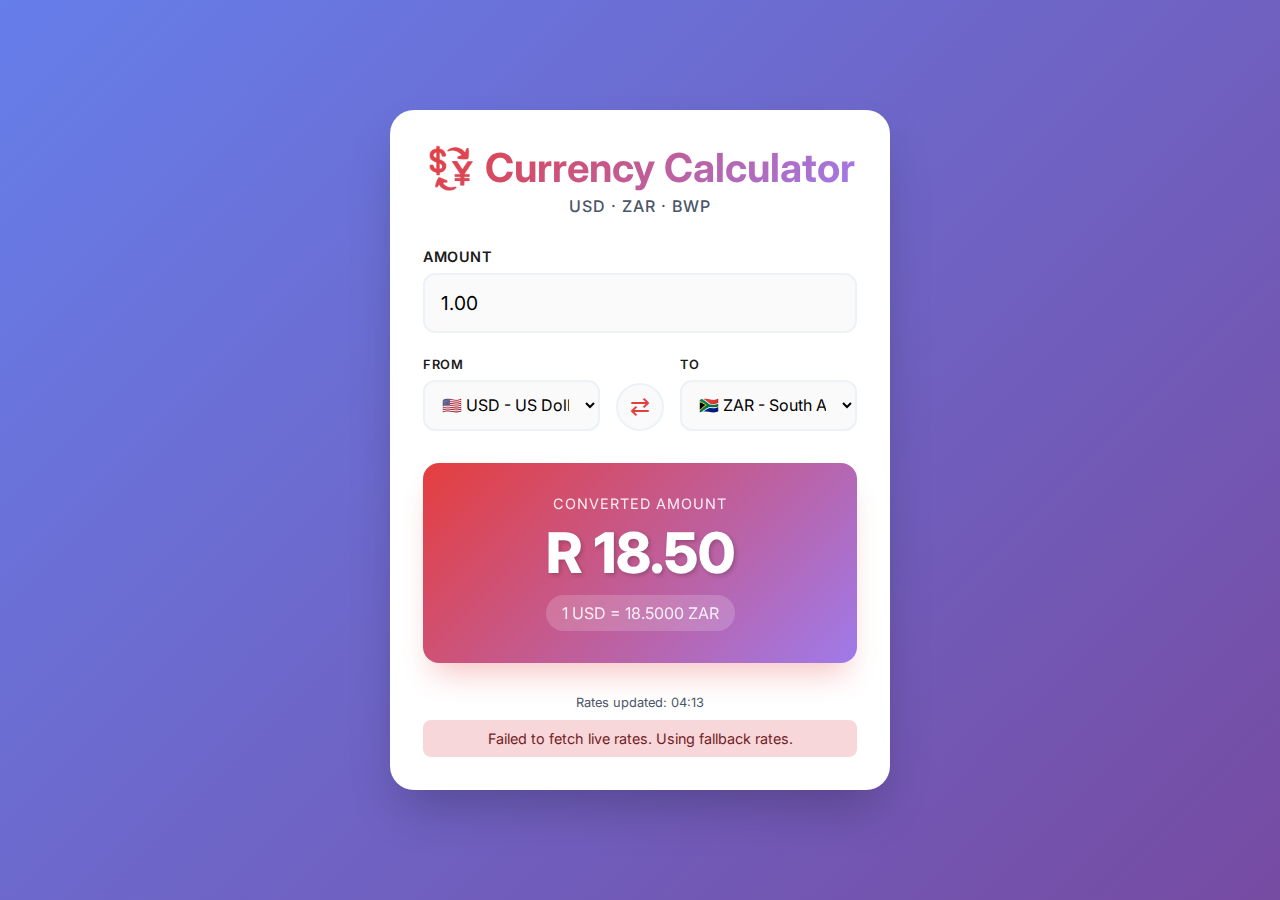
<file: projects/currency-calculator/index.html>
<!DOCTYPE html>
<html lang="en">
<head>
  <meta charset="UTF-8">
  <meta name="viewport" content="width=device-width, initial-scale=1.0">
  <title>Currency Calculator - USD | ZAR | BWP</title>
  <link rel="stylesheet" href="style.css">
  <link href="https://fonts.googleapis.com/css2?family=Inter:wght@300;400;500;600;700&display=swap" rel="stylesheet">
</head>
<body>
<div class="container">
  <div class="converter-card">
    <div class="header">
      <h1>💱 Currency Calculator</h1>
      <p class="subtitle">USD · ZAR · BWP</p>
    </div>

    <!-- Amount Input -->
    <div class="input-group">
      <label for="amount">Amount</label>
      <input type="number" id="amount" placeholder="Enter amount" value="1.00" step="0.01" min="0">
    </div>

    <!-- From Currency -->
    <div class="currency-row">
      <div class="currency-select">
        <label>From</label>
        <select id="fromCurrency">
          <option value="USD" selected>🇺🇸 USD - US Dollar</option>
          <option value="ZAR">🇿🇦 ZAR - South African Rand</option>
          <option value="BWP">🇧🇼 BWP - Botswana Pula</option>
        </select>
      </div>

      <div class="swap-button">
        <button id="swapBtn" title="Swap currencies">⇄</button>
      </div>

      <div class="currency-select">
        <label>To</label>
        <select id="toCurrency">
          <option value="USD">🇺🇸 USD - US Dollar</option>
          <option value="ZAR" selected>🇿🇦 ZAR - South African Rand</option>
          <option value="BWP">🇧🇼 BWP - Botswana Pula</option>
        </select>
      </div>
    </div>

    <!-- Conversion Result -->
    <div class="result-section">
      <div class="result-card">
        <p class="result-label">Converted Amount</p>
        <p class="result-value" id="result">0.00</p>
        <p class="result-rate" id="rate">1 USD = 18.50 ZAR</p>
      </div>
    </div>

    <!-- Last Updated -->
    <div class="footer-note">
      <p id="lastUpdated">Rates updated: Just now</p>
    </div>
  </div>
</div>

<script src="script.js"></script>
</body>
</html>
</file>
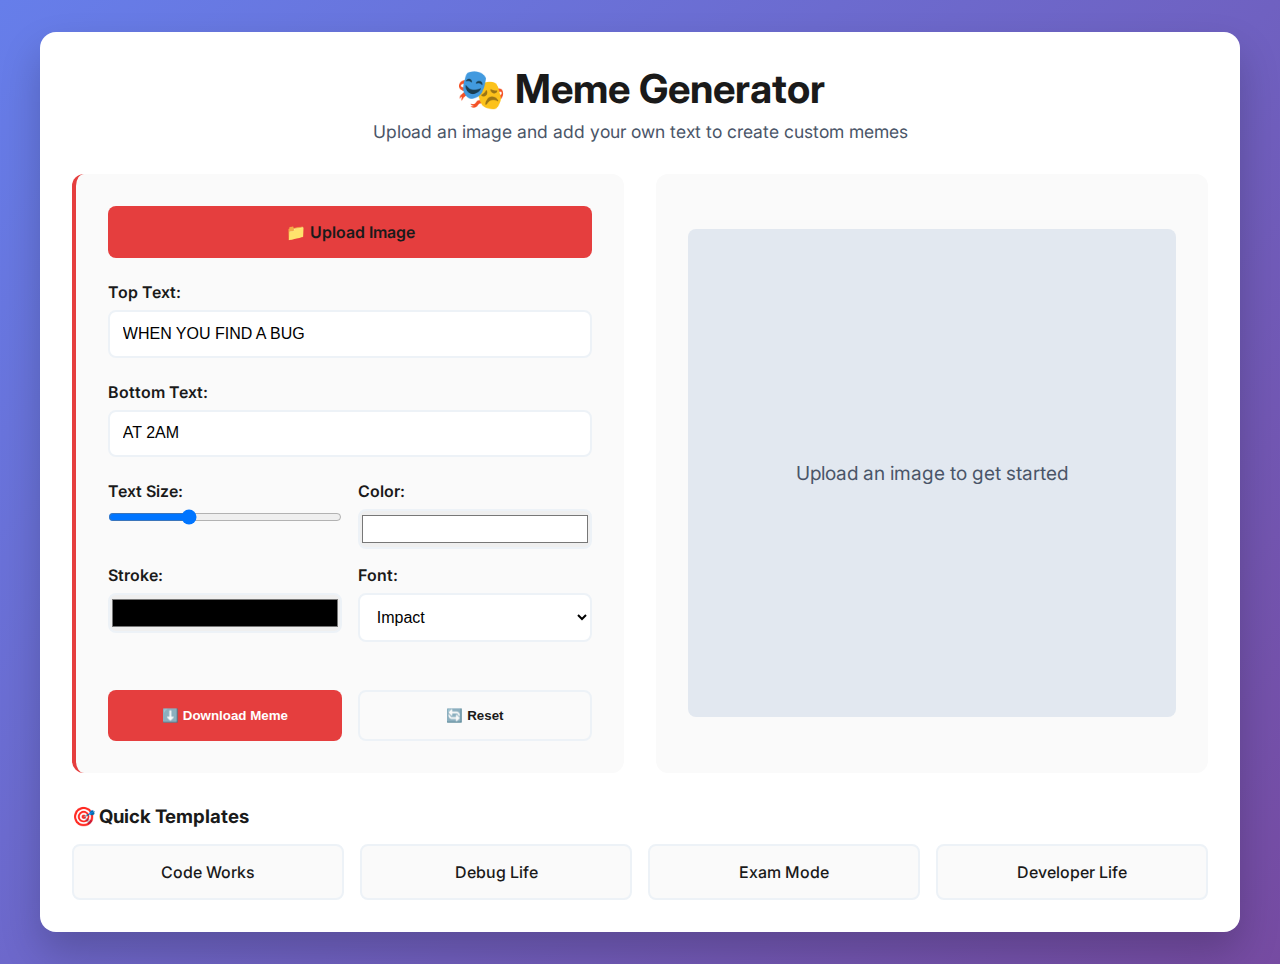
<file: projects/meme-generator/index.html>
<!DOCTYPE html>
<html lang="en">
<head>
    <meta charset="UTF-8">
    <meta name="viewport" content="width=device-width, initial-scale=1.0">
    <title>Meme Generator - Thuto Seroto</title>
    <link rel="preconnect" href="https://fonts.googleapis.com">
    <link rel="preconnect" href="https://fonts.gstatic.com" crossorigin>
    <link href="https://fonts.googleapis.com/css2?family=Inter:wght@300;400;500;600;700;800&display=swap" rel="stylesheet">
    <link href="https://fonts.googleapis.com/css2?family=Impact&family=Open+Sans&display=swap" rel="stylesheet">
    <link rel="stylesheet" href="style.css">
</head>
<body>
<div class="container">
    <header class="header">
        <h1>🎭 Meme Generator</h1>
        <p>Upload an image and add your own text to create custom memes</p>
    </header>

    <div class="generator-grid">
        <!-- Controls Section -->
        <div class="controls-section">
            <div class="control-group">
                <label for="imageUpload" class="upload-btn">
                    📁 Upload Image
                </label>
                <input type="file" id="imageUpload" accept="image/*" hidden>
            </div>

            <div class="control-group">
                <label for="topText">Top Text:</label>
                <input type="text" id="topText" placeholder="Enter top text" value="WHEN YOU FIND A BUG">
            </div>

            <div class="control-group">
                <label for="bottomText">Bottom Text:</label>
                <input type="text" id="bottomText" placeholder="Enter bottom text" value="AT 2AM">
            </div>

            <div class="control-row">
                <div class="control-group">
                    <label for="textSize">Text Size:</label>
                    <input type="range" id="textSize" min="20" max="80" value="40">
                </div>

                <div class="control-group">
                    <label for="textColor">Color:</label>
                    <input type="color" id="textColor" value="#ffffff">
                </div>
            </div>

            <div class="control-row">
                <div class="control-group">
                    <label for="strokeColor">Stroke:</label>
                    <input type="color" id="strokeColor" value="#000000">
                </div>

                <div class="control-group">
                    <label for="fontFamily">Font:</label>
                    <select id="fontFamily">
                        <option value="Impact">Impact</option>
                        <option value="Arial">Arial</option>
                        <option value="Helvetica">Helvetica</option>
                        <option value="Comic Sans MS">Comic Sans</option>
                    </select>
                </div>
            </div>

            <div class="button-group">
                <button id="downloadBtn" class="btn-primary">⬇️ Download Meme</button>
                <button id="resetBtn" class="btn-secondary">🔄 Reset</button>
            </div>
        </div>

        <!-- Preview Section -->
        <div class="preview-section">
            <div class="meme-container">
                <canvas id="memeCanvas"></canvas>
                <div id="placeholderText" class="placeholder-text">
                    Upload an image to get started
                </div>
            </div>
        </div>
    </div>

    <!-- Sample Templates -->
    <div class="templates-section">
        <h3>🎯 Quick Templates</h3>
        <div class="templates-grid">
            <div class="template-card" data-top="WHEN THE CODE WORKS" data-bottom="FIRST TRY">
                <span>Code Works</span>
            </div>
            <div class="template-card" data-top="ME TRYING TO DEBUG" data-bottom="FOR 3 HOURS">
                <span>Debug Life</span>
            </div>
            <div class="template-card" data-top="MY BRAIN DURING EXAMS" data-bottom="404 NOT FOUND">
                <span>Exam Mode</span>
            </div>
            <div class="template-card" data-top="WHEN I FIX A BUG" data-bottom="CREATE 3 MORE">
                <span>Developer Life</span>
            </div>
        </div>
    </div>
</div>

<script src="script.js"></script>
</body>
</html>
</file>
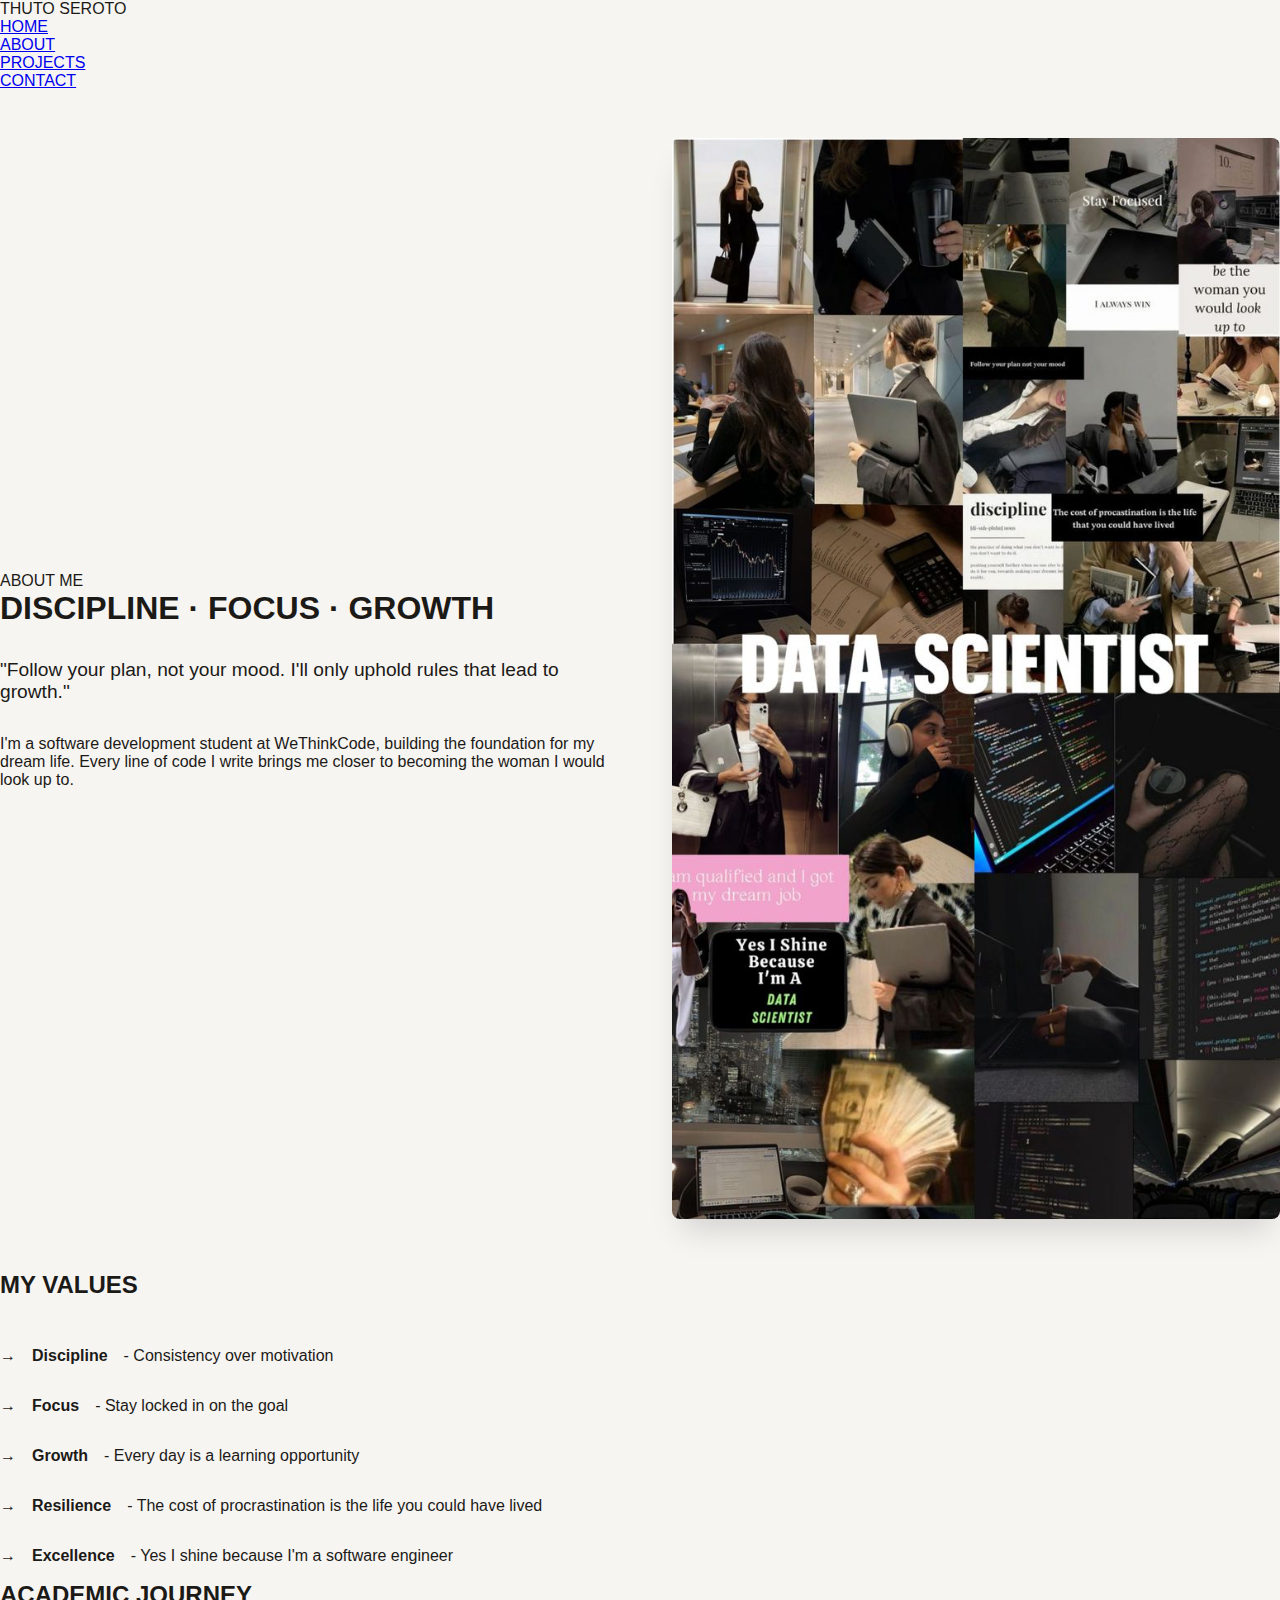
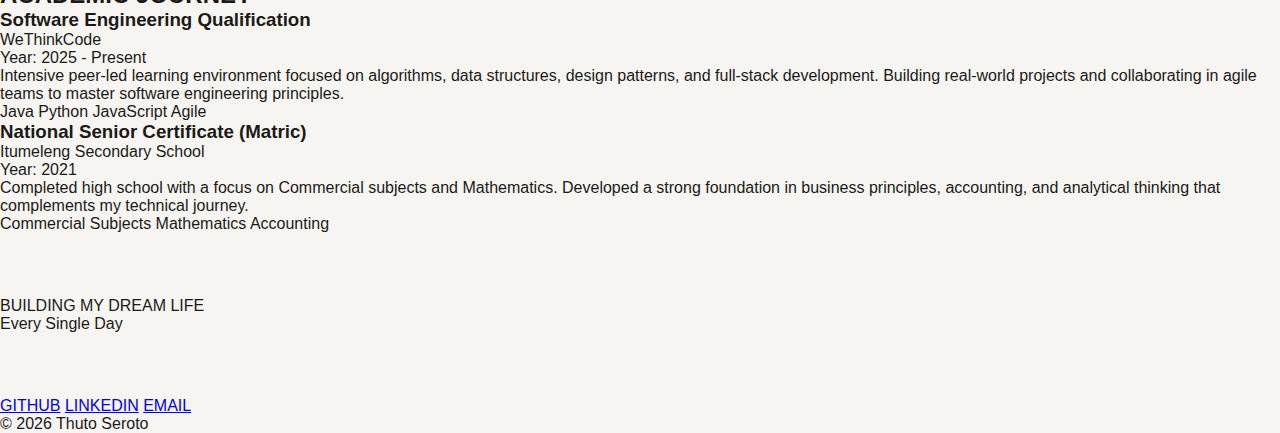
<file: about.html>
<!DOCTYPE html>
<html lang="en">
<head>
    <meta charset="UTF-8">
    <meta name="viewport" content="width=device-width, initial-scale=1.0">
    <title>About - Thuto Seroto</title>
    <link rel="preconnect" href="https://fonts.googleapis.com">
    <link rel="preconnect" href="https://fonts.gstatic.com" crossorigin>
    <link href="https://fonts.googleapis.com/css2?family=Inter:wght@300;400;500;600;700;800&display=swap" rel="stylesheet">
    <link rel="stylesheet" href="assets/css/style.css">
    <style>
        .about-hero {
            display: grid;
            grid-template-columns: 1fr 1fr;
            gap: 4rem;
            align-items: center;
            margin: 3rem 0;
        }

        .about-image img {
            width: 100%;
            border-radius: 8px;
            box-shadow: 0 20px 30px -10px rgba(0,0,0,0.15);
        }

        .values-list {
            list-style: none;
            margin-top: 2rem;
        }

        .values-list li {
            padding: 1rem 0;
            border-bottom: 1px solid var(--border-color);
            display: flex;
            align-items: center;
            gap: 1rem;
        }

        .values-list li::before {
            content: "→";
            color: var(--bold-red);
            font-weight: 800;
        }

        @media (max-width: 768px) {
            .about-hero {
                grid-template-columns: 1fr;
            }
        }
    </style>
</head>
<body>
<div class="container">
    <nav class="main-nav">
        <div class="logo">THUTO SEROTO</div>
        <ul class="nav-links">
            <li><a href="index.html">HOME</a></li>
            <li><a href="about.html" class="active">ABOUT</a></li>
            <li><a href="projects.html">PROJECTS</a></li>
            <li><a href="contact.html">CONTACT</a></li>
        </ul>
    </nav>

    <div class="about-hero">
        <div class="about-content">
            <span class="greeting">ABOUT ME</span>
            <h1>DISCIPLINE · FOCUS · GROWTH</h1>
            <p style="font-size: 1.2rem; color: var(--text-light); margin: 2rem 0;">
                "Follow your plan, not your mood. I'll only uphold rules that lead to growth."
            </p>
            <p>I'm a software development student at WeThinkCode, building the foundation for my dream life. Every line of code I write brings me closer to becoming the woman I would look up to.</p>
        </div>
        <div class="about-image">
            <img src="assets/images/profile.jpg" alt="Thuto Seroto">
        </div>
    </div>

    <h2 class="section-header">MY VALUES</h2>
    <ul class="values-list">
        <li><strong>Discipline</strong> - Consistency over motivation</li>
        <li><strong>Focus</strong> - Stay locked in on the goal</li>
        <li><strong>Growth</strong> - Every day is a learning opportunity</li>
        <li><strong>Resilience</strong> - The cost of procrastination is the life you could have lived</li>
        <li><strong>Excellence</strong> - Yes I shine because I'm a software engineer</li>
    </ul>

    <!-- ACADEMIC JOURNEY Section -->
    <h2 class="section-header">ACADEMIC JOURNEY</h2>

    <div class="academic-grid">
        <!-- WeThinkCode -->
        <div class="academic-card">
            <h3>Software Engineering Qualification</h3>
            <div class="institution">WeThinkCode</div>
            <div class="year">Year: 2025 - Present</div>
            <p>Intensive peer-led learning environment focused on algorithms, data structures, design patterns, and full-stack development. Building real-world projects and collaborating in agile teams to master software engineering principles.</p>
            <div class="academic-tags">
                <span>Java</span>
                <span>Python</span>
                <span>JavaScript</span>
                <span>Agile</span>
            </div>
        </div>

        <!-- Itumeleng Secondary School -->
        <div class="academic-card">
            <h3>National Senior Certificate (Matric)</h3>
            <div class="institution">Itumeleng Secondary School</div>
            <div class="year">Year: 2021</div>
            <p>Completed high school with a focus on Commercial subjects and Mathematics. Developed a strong foundation in business principles, accounting, and analytical thinking that complements my technical journey.</p>
            <div class="academic-tags">
                <span>Commercial Subjects</span>
                <span>Mathematics</span>
                <span>Accounting</span>
            </div>
        </div>
    </div>

    <div class="quote-section" style="margin: 4rem 0;">
        <p class="big-quote">BUILDING MY DREAM LIFE</p>
        <p class="quote-author"> Every Single Day</p>
    </div>
</div>

<footer class="footer">
    <div class="container">
        <div class="social-links">
            <a href="https://github.com/Thuto-Seroto" target="_blank">GITHUB</a>
            <a href="https://www.linkedin.com/in/thuto-seroto-a2a84a395" target="_blank">LINKEDIN</a>
            <a href="mailto:thutoseroto@gmail.com">EMAIL</a>
        </div>
        <p>© 2026 Thuto Seroto</p>
    </div>
</footer>
</body>
</html>
</file>
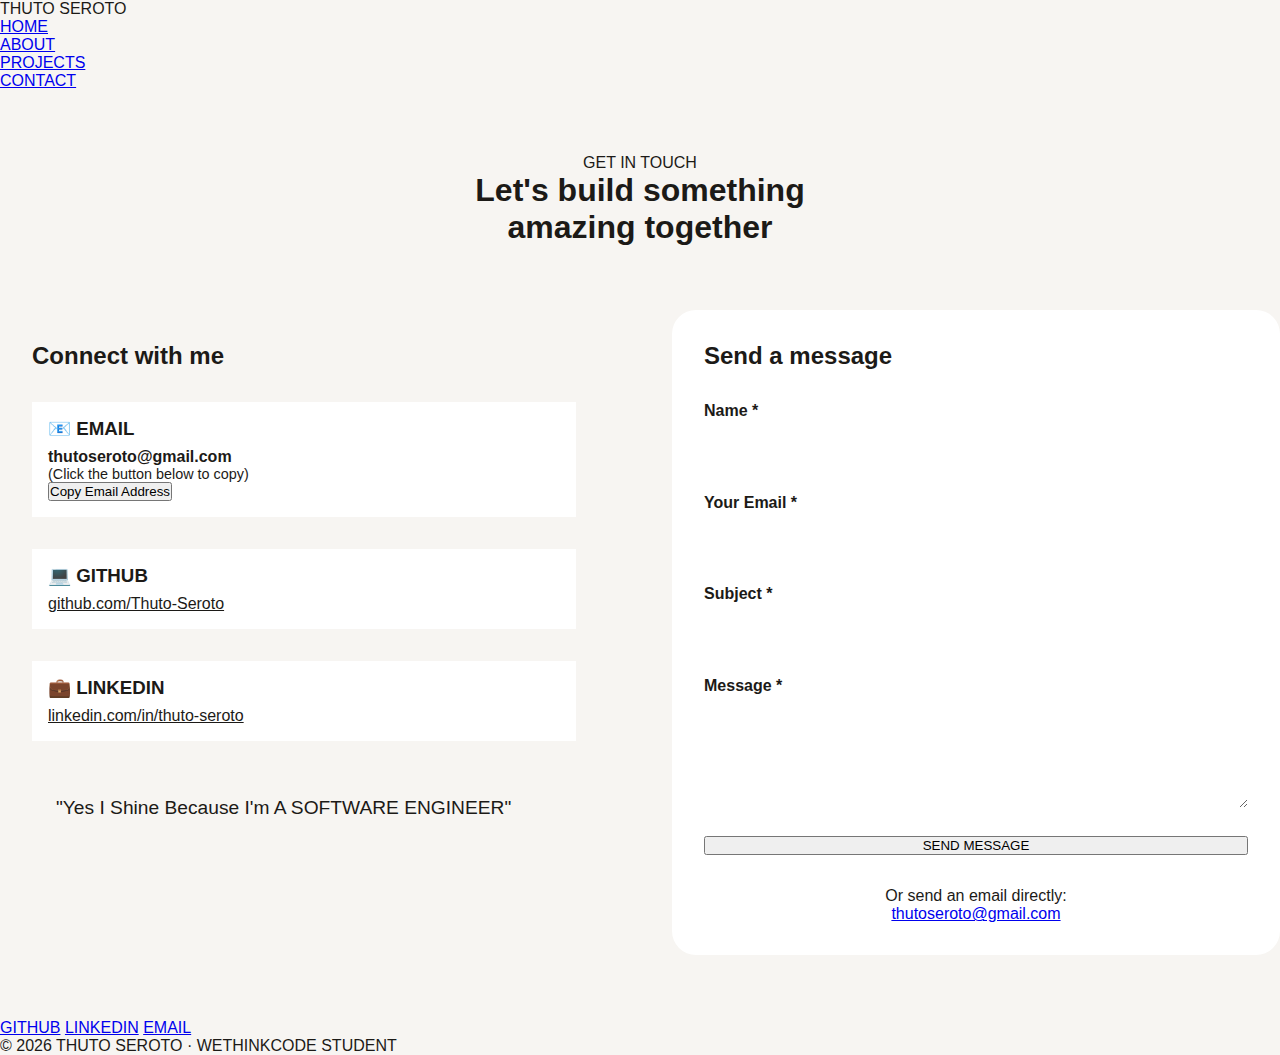
<file: contact.html>
<!DOCTYPE html>
<html lang="en">
<head>
    <meta charset="UTF-8">
    <meta name="viewport" content="width=device-width, initial-scale=1.0">
    <title>Contact - Thuto Seroto</title>
    <link rel="preconnect" href="https://fonts.googleapis.com">
    <link rel="preconnect" href="https://fonts.gstatic.com" crossorigin>
    <link href="https://fonts.googleapis.com/css2?family=Inter:wght@300;400;500;600;700;800&display=swap" rel="stylesheet">
    <link rel="stylesheet" href="assets/css/style.css">
    <style>
        .contact-grid {
            display: grid;
            grid-template-columns: 1fr 1fr;
            gap: 4rem;
            margin: 4rem 0;
        }

        .contact-info {
            background: var(--light-bg);
            padding: 2rem;
            border-left: 4px solid var(--bold-red);
        }

        .contact-method {
            margin: 2rem 0;
            padding: 1rem;
            background: white;
        }

        .contact-method h3 {
            color: var(--bold-red);
            margin-bottom: 0.5rem;
        }

        .contact-form {
            background: white;
            padding: 2rem;
            border: 1px solid var(--border-color);
        }

        .form-group {
            margin-bottom: 1.5rem;
        }

        .form-group label {
            display: block;
            margin-bottom: 0.5rem;
            font-weight: 600;
        }

        .form-group input,
        .form-group textarea {
            width: 100%;
            padding: 0.8rem;
            border: 1px solid var(--border-color);
            font-family: 'Inter', sans-serif;
        }

        .form-group input:focus,
        .form-group textarea:focus {
            outline: none;
            border-color: var(--bold-red);
        }

        /* Form status message styles */
        #form-status {
            margin-top: 1.5rem;
        }

        .success-message {
            background: #d4edda;
            color: #155724;
            padding: 1rem;
            border-left: 4px solid #28a745;
            border-radius: 4px;
            text-align: center;
        }

        .error-message {
            background: #f8d7da;
            color: #721c24;
            padding: 1rem;
            border-left: 4px solid #dc3545;
            border-radius: 4px;
            text-align: center;
        }

        @media (max-width: 768px) {
            .contact-grid {
                grid-template-columns: 1fr;
            }
        }
    </style>
</head>
<body>
<div class="container">
    <nav class="main-nav">
        <div class="logo">THUTO SEROTO</div>
        <ul class="nav-links">
            <li><a href="index.html">HOME</a></li>
            <li><a href="about.html">ABOUT</a></li>
            <li><a href="projects.html">PROJECTS</a></li>
            <li><a href="contact.html" class="active">CONTACT</a></li>
        </ul>
    </nav>

    <div style="text-align: center; margin: 4rem 0;">
        <span class="greeting">GET IN TOUCH</span>
        <h1>Let's build something<br><span style="color: var(--bold-red);">amazing together</span></h1>
    </div>

    <div class="contact-grid">
        <div class="contact-info">
            <h2 style="margin-bottom: 2rem;">Connect with me</h2>

            <!-- EMAIL SECTION -->
            <div class="contact-method">
                <h3>📧 EMAIL</h3>
                <p><strong>thutoseroto@gmail.com</strong></p>
                <p style="font-size: 0.9rem; color: var(--text-light);">(Click the button below to copy)</p>
                <button class="copy-email" onclick="copyEmail()">Copy Email Address</button>
            </div>

            <!-- GITHUB SECTION -->
            <div class="contact-method">
                <h3>💻 GITHUB</h3>
                <p><a href="https://github.com/Thuto-Seroto" target="_blank" style="color: var(--bold-red);">github.com/Thuto-Seroto</a></p>
            </div>

            <!-- LINKEDIN SECTION -->
            <div class="contact-method">
                <h3>💼 LINKEDIN</h3>
                <p><a href="https://www.linkedin.com/in/thuto-seroto-a2a84a395" target="_blank" style="color: var(--bold-red);">linkedin.com/in/thuto-seroto</a></p>
            </div>

            <!-- QUOTE SECTION -->
            <div class="quote-section" style="margin-top: 2rem; padding: 1.5rem;">
                <p style="font-size: 1.2rem;">"Yes I Shine Because I'm A SOFTWARE ENGINEER"</p>
            </div>
        </div>

        <div class="contact-form">
            <h2 style="margin-bottom: 2rem;">Send a message</h2>

            <!-- Formspree Form (AJAX version - no page reload) -->
            <form id="contact-form">
                <div class="form-group">
                    <label for="name">Name *</label>
                    <input type="text" id="name" name="name" required>
                </div>

                <div class="form-group">
                    <label for="email">Your Email *</label>
                    <input type="email" id="email" name="email" required>
                </div>

                <div class="form-group">
                    <label for="subject">Subject *</label>
                    <input type="text" id="subject" name="subject" required>
                </div>

                <div class="form-group">
                    <label for="message">Message *</label>
                    <textarea id="message" name="message" rows="5" required></textarea>
                </div>

                <!-- Honeypot field to prevent spam (hidden from users) -->
                <input type="text" name="_gotcha" style="display: none;">

                <button type="submit" class="btn-primary" style="width: 100%;" id="submit-btn">SEND MESSAGE</button>
            </form>

            <!-- Form status message will appear here -->
            <div id="form-status"></div>

            <!-- Direct email link as backup -->
            <div style="margin-top: 2rem; text-align: center;">
                <p style="color: var(--text-light);">Or send an email directly:</p>
                <a href="mailto:thutoseroto@gmail.com" class="btn-secondary" style="display: inline-block;">thutoseroto@gmail.com</a>
            </div>
        </div>
    </div>
</div>

<footer class="footer">
    <div class="container">
        <div class="social-links">
            <a href="https://github.com/Thuto-Seroto" target="_blank">GITHUB</a>
            <a href="https://www.linkedin.com/in/thuto-seroto-a2a84a395" target="_blank">LINKEDIN</a>
            <a href="mailto:thutoseroto@gmail.com">EMAIL</a>
        </div>
        <p>© 2026 THUTO SEROTO · WETHINKCODE STUDENT</p>
    </div>
</footer>

<script>
    // Function to copy email to clipboard
    function copyEmail() {
        const email = 'thutoseroto@gmail.com';
        navigator.clipboard.writeText(email).then(() => {
            alert('Email copied to clipboard!');
        }).catch(() => {
            alert('Failed to copy email');
        });
    }
</script>

<script src="assets/js/script.js"></script>
</body>
</html>
</file>
<file: assets/css/style.css>
/* ─── DESIGN TOKENS ─── */
:root {
  --bg:             #F7F5F2;
  --surface:        #FFFFFF;
  --surface2:       #F0EDE8;
  --border:         #E5E0D8;
  --text-primary:   #1C1A17;
  --text-secondary: #6B6560;
  --text-muted:     #A09890;
  --accent-warm:    #8B7355;
  --tag-bg:         #EDE9E3;
  --story-ring:     linear-gradient(135deg, #8B7355, #2C2C2C, #5C5248);
  --shadow-sm:      0 1px 3px rgba(0,0,0,0.06);
  --shadow-md:      0 4px 16px rgba(0,0,0,0.08);
  --radius-sm:      8px;
  --radius-md:      12px;
  --radius-xl:      24px;
}

/* ─── RESET ─── */
*, *::before, *::after { box-sizing: border-box; margin: 0; padding: 0; }
html { scroll-behavior: smooth; }
body {
  font-family: 'DM Sans', sans-serif;
  background: var(--bg);
  color: var(--text-primary);
  min-height: 100vh;
  -webkit-font-smoothing: antialiased;
}

/* ─── APP SHELL ─── */
.app {
  max-width: 480px;
  margin: 0 auto;
  min-height: 100vh;
  background: var(--surface);
  position: relative;
  box-shadow: 0 0 60px rgba(0,0,0,0.12);
}

/* ─── TOP NAV ─── */
.top-nav {
  position: sticky;
  top: 0;
  z-index: 100;
  background: rgba(255,255,255,0.92);
  backdrop-filter: blur(12px);
  border-bottom: 1px solid var(--border);
  padding: 14px 20px;
  display: flex;
  align-items: center;
  justify-content: space-between;
}
.top-nav .username {
  font-family: 'DM Serif Display', serif;
  font-size: 22px;
  color: var(--text-primary);
  letter-spacing: -0.5px;
}
.top-nav .nav-icons { display: flex; gap: 18px; align-items: center; }
.nav-icon {
  width: 24px; height: 24px;
  cursor: pointer; color: var(--text-primary);
  transition: opacity 0.2s;
}
.nav-icon:hover { opacity: 0.6; }

/* ─── PROFILE ─── */
.profile-section {
  padding: 20px 20px 0;
  animation: fadeUp 0.5s ease both;
}
.profile-top {
  display: flex; align-items: center;
  gap: 24px; margin-bottom: 16px;
}
.avatar-wrap { position: relative; flex-shrink: 0; }
.avatar-ring {
  width: 90px; height: 90px;
  border-radius: 50%;
  background: var(--story-ring);
  padding: 3px; cursor: pointer;
}
.avatar-inner {
  width: 100%; height: 100%;
  border-radius: 50%;
  background: var(--surface);
  padding: 2px;
  display: flex; align-items: center; justify-content: center;
  overflow: hidden;
}
.avatar-photo {
  width: 100%; height: 100%;
  border-radius: 50%;
  object-fit: cover; display: block;
}
.avatar-initials {
  width: 100%; height: 100%;
  border-radius: 50%;
  background: linear-gradient(135deg, #3D3530, #6B5D4F);
  display: flex; align-items: center; justify-content: center;
  font-family: 'DM Serif Display', serif;
  font-size: 26px; color: #F7F5F2; letter-spacing: 1px;
}
.profile-stats {
  display: flex; gap: 20px;
  flex: 1; justify-content: space-around;
}
.stat { text-align: center; cursor: default; }
.stat-num {
  font-size: 20px; font-weight: 600;
  color: var(--text-primary);
  display: block; line-height: 1; margin-bottom: 3px;
}
.stat-label {
  font-size: 11px; color: var(--text-secondary);
  text-transform: uppercase; letter-spacing: 0.5px;
}
.profile-bio { margin-bottom: 14px; }
.profile-name { font-weight: 600; font-size: 15px; margin-bottom: 3px; }
.profile-title {
  font-size: 13px; color: var(--accent-warm);
  font-weight: 500; margin-bottom: 6px; font-style: italic;
}
.profile-desc {
  font-size: 13.5px; color: var(--text-secondary); line-height: 1.55;
}
.profile-link {
  font-size: 13px; color: var(--accent-warm); font-weight: 500;
  text-decoration: none;
  display: inline-flex; align-items: center; gap: 4px; margin-top: 4px;
}
.profile-link:hover { text-decoration: underline; }

/* ─── PROFILE ACTION BUTTONS ─── */
.profile-actions { display: flex; gap: 8px; margin-bottom: 16px; }
.btn-follow {
  flex: 1; padding: 8px;
  background: var(--text-primary); color: white;
  border: none; border-radius: var(--radius-sm);
  font-family: 'DM Sans', sans-serif;
  font-size: 14px; font-weight: 500; cursor: pointer;
  transition: background 0.2s;
  text-decoration: none; text-align: center; display: block;
}
.btn-follow:hover { background: #3D3530; }
.btn-message {
  flex: 1; padding: 8px;
  background: var(--surface2); color: var(--text-primary);
  border: 1px solid var(--border); border-radius: var(--radius-sm);
  font-family: 'DM Sans', sans-serif;
  font-size: 14px; font-weight: 500; cursor: pointer;
  transition: background 0.2s;
  text-decoration: none; text-align: center; display: block;
}
.btn-message:hover { background: var(--border); }
.btn-icon {
  padding: 8px 12px;
  background: var(--surface2); border: 1px solid var(--border);
  border-radius: var(--radius-sm); cursor: pointer;
  display: flex; align-items: center; justify-content: center;
  transition: background 0.2s;
}
.btn-icon:hover { background: var(--border); }

/* ─── STORIES ROW ─── */
.stories-section {
  border-top: 1px solid var(--border);
  padding: 14px 0;
  overflow-x: auto;
  -webkit-overflow-scrolling: touch;
  scrollbar-width: none;
}
.stories-section::-webkit-scrollbar { display: none; }
.stories-row {
  display: flex; gap: 14px;
  padding: 0 20px; width: max-content;
}
.story-item {
  display: flex; flex-direction: column;
  align-items: center; gap: 5px; cursor: pointer;
}
.story-ring {
  width: 60px; height: 60px; border-radius: 50%;
  background: var(--story-ring); padding: 2.5px;
  transition: transform 0.2s;
}
.story-ring:hover { transform: scale(1.06); }
.story-ring.seen { background: #C8C0B5; }
.story-inner {
  width: 100%; height: 100%; border-radius: 50%;
  background: var(--surface); padding: 2px;
  display: flex; align-items: center; justify-content: center;
}
.story-emoji { font-size: 22px; line-height: 1; }
.story-label {
  font-size: 11px; color: var(--text-secondary);
  text-align: center; max-width: 64px;
  white-space: nowrap; overflow: hidden; text-overflow: ellipsis;
}

/* ─── CONTENT TABS ─── */
.tabs {
  display: flex;
  border-top: 1px solid var(--border);
  border-bottom: 1px solid var(--border);
  background: var(--surface);
  position: sticky; top: 57px; z-index: 90;
}
.tab-btn {
  flex: 1; padding: 12px; border: none; background: none; cursor: pointer;
  display: flex; align-items: center; justify-content: center;
  border-bottom: 2px solid transparent;
  color: var(--text-muted); transition: all 0.2s;
}
.tab-btn.active { border-bottom-color: var(--text-primary); color: var(--text-primary); }
.tab-btn svg { width: 22px; height: 22px; }

/* ─── PANELS ─── */
.panel { display: none; }
.panel.active { display: block; }

/* ─── GRID PANEL ─── */
.grid-panel {
  display: none;
  grid-template-columns: repeat(3, 1fr);
  gap: 2px;
}
.grid-panel.active { display: grid; }
.grid-item {
  aspect-ratio: 1; background: var(--surface2);
  position: relative; overflow: hidden; cursor: pointer;
}
.grid-item:hover .grid-overlay { opacity: 1; }
.grid-bg {
  width: 100%; height: 100%;
  display: flex; flex-direction: column;
  align-items: center; justify-content: center;
  gap: 6px; padding: 8px;
}
.grid-item-emoji { font-size: 28px; }
.grid-item-label {
  font-size: 10px; font-weight: 500;
  text-align: center; color: var(--text-secondary); line-height: 1.3;
}
.grid-overlay {
  position: absolute; inset: 0;
  background: rgba(28,26,23,0.7);
  display: flex; flex-direction: column;
  align-items: center; justify-content: center;
  gap: 8px; opacity: 0; transition: opacity 0.25s; padding: 12px;
}
.grid-overlay-title { color: white; font-size: 12px; font-weight: 600; text-align: center; line-height: 1.3; }
.grid-overlay-tech { color: rgba(255,255,255,0.7); font-size: 10px; text-align: center; }

/* ─── FEED PANEL ─── */
.post-card { border-bottom: 1px solid var(--border); animation: fadeUp 0.4s ease both; }
.post-header { display: flex; align-items: center; gap: 10px; padding: 12px 16px; }
.post-avatar {
  width: 36px; height: 36px; border-radius: 50%;
  background: linear-gradient(135deg, #3D3530, #6B5D4F);
  display: flex; align-items: center; justify-content: center;
  font-family: 'DM Serif Display', serif;
  font-size: 13px; color: white; flex-shrink: 0;
}
.post-meta { flex: 1; }
.post-username { font-size: 13.5px; font-weight: 600; color: var(--text-primary); }
.post-subtitle { font-size: 11.5px; color: var(--text-muted); }
.post-more { color: var(--text-muted); cursor: pointer; font-size: 20px; line-height: 1; }
.post-image {
  width: 100%; aspect-ratio: 1;
  background: var(--surface2);
  display: flex; align-items: center; justify-content: center;
  position: relative; overflow: hidden;
}
.post-image-inner {
  display: flex; flex-direction: column;
  align-items: center; justify-content: center;
  gap: 12px; padding: 24px;
  text-align: center; width: 100%; height: 100%;
}
.post-big-emoji { font-size: 64px; }
.post-image-title {
  font-family: 'DM Serif Display', serif;
  font-size: 22px; color: var(--text-primary); line-height: 1.2;
}
.post-image-tech { display: flex; flex-wrap: wrap; gap: 6px; justify-content: center; }
.tech-pill {
  background: var(--tag-bg); color: var(--accent-warm);
  font-size: 11px; font-weight: 500;
  padding: 4px 10px; border-radius: 20px; border: 1px solid var(--border);
}
.post-actions {
  display: flex; align-items: center;
  gap: 14px; padding: 10px 16px 6px;
}
.post-action-btn {
  background: none; border: none; cursor: pointer;
  color: var(--text-primary);
  display: flex; align-items: center; gap: 5px;
  font-family: 'DM Sans', sans-serif; font-size: 13px;
  padding: 0; transition: color 0.2s;
}
.post-action-btn:hover { color: var(--accent-warm); }
.post-action-btn svg { width: 22px; height: 22px; }
.post-save { margin-left: auto; }
.post-caption { padding: 0 16px 6px; font-size: 13.5px; color: var(--text-secondary); line-height: 1.5; }
.post-caption strong { color: var(--text-primary); }
.post-tags { display: flex; flex-wrap: wrap; gap: 4px; padding: 0 16px 10px; }
.hashtag { font-size: 12px; color: var(--accent-warm); font-weight: 500; }
.post-links { padding: 0 16px 14px; display: flex; gap: 8px; }
.post-link-btn {
  font-size: 12px; font-weight: 500;
  color: var(--text-primary);
  background: var(--surface2); border: 1px solid var(--border);
  border-radius: 20px; padding: 5px 14px;
  text-decoration: none; transition: all 0.2s;
  display: inline-flex; align-items: center; gap: 4px;
}
.post-link-btn:hover {
  background: var(--text-primary); color: white;
  border-color: var(--text-primary);
}

/* ─── ABOUT PANEL ─── */
.about-section { padding: 20px 20px 0; animation: fadeUp 0.4s ease both; }
.section-label {
  font-size: 11px; font-weight: 600;
  text-transform: uppercase; letter-spacing: 1px;
  color: var(--text-muted); margin-bottom: 14px;
  display: flex; align-items: center; gap: 8px;
}
.section-label::after {
  content: ''; flex: 1; height: 1px; background: var(--border);
}
.skills-grid { display: grid; grid-template-columns: 1fr 1fr; gap: 10px; margin-bottom: 20px; }
.skill-card {
  background: var(--surface2); border: 1px solid var(--border);
  border-radius: var(--radius-md); padding: 12px 14px;
}
.skill-card-title {
  font-size: 12px; font-weight: 600; color: var(--text-primary);
  margin-bottom: 8px;
  display: flex; align-items: center; gap: 6px;
}
.skill-tags { display: flex; flex-wrap: wrap; gap: 4px; }
.skill-tag {
  background: var(--surface); border: 1px solid var(--border);
  border-radius: 20px; font-size: 11px;
  color: var(--text-secondary); padding: 2px 8px;
}
.edu-timeline {
  display: flex; flex-direction: column;
  gap: 0; margin-bottom: 20px;
  position: relative; padding-left: 28px;
}
.edu-timeline::before {
  content: ''; position: absolute;
  left: 8px; top: 8px; bottom: 8px;
  width: 2px; background: var(--border);
}
.edu-item { position: relative; padding-bottom: 18px; }
.edu-item::before {
  content: ''; position: absolute;
  left: -24px; top: 6px;
  width: 10px; height: 10px; border-radius: 50%;
  background: var(--accent-warm);
  border: 2px solid var(--surface);
  outline: 2px solid var(--border);
}
.edu-school { font-size: 14px; font-weight: 600; color: var(--text-primary); }
.edu-degree { font-size: 12.5px; color: var(--text-secondary); margin-top: 2px; }
.edu-year { font-size: 11.5px; color: var(--text-muted); margin-top: 2px; }

/* ─── CERTIFICATIONS PANEL ─── */
.certs-panel { padding: 0; animation: fadeUp 0.4s ease both; }
.certs-hero {
  text-align: center; padding: 28px 20px 20px;
  border-bottom: 1px solid var(--border);
  background: linear-gradient(to bottom, var(--surface2), var(--surface));
}
.certs-hero-icon { font-size: 44px; margin-bottom: 8px; }
.certs-hero-title {
  font-family: 'DM Serif Display', serif;
  font-size: 26px; color: var(--text-primary); margin-bottom: 4px;
}
.certs-hero-sub { font-size: 13px; color: var(--text-muted); }
.certs-category { padding: 18px 20px 0; }
.certs-cat-label {
  font-size: 12px; font-weight: 700;
  text-transform: uppercase; letter-spacing: 0.8px;
  color: var(--text-muted); margin-bottom: 10px;
  display: flex; align-items: center; gap: 6px;
}
.certs-cat-icon { font-size: 14px; }
.cert-card-list { display: flex; flex-direction: column; gap: 8px; margin-bottom: 6px; }
.cert-card {
  display: flex; align-items: center;
  gap: 12px; padding: 12px 14px;
  background: var(--surface2); border: 1px solid var(--border);
  border-radius: var(--radius-md);
  transition: transform 0.15s, box-shadow 0.15s;
  cursor: default;
}
.cert-card:hover { transform: translateY(-1px); box-shadow: var(--shadow-md); }
.cert-card-badge {
  width: 40px; height: 40px; border-radius: var(--radius-sm);
  display: flex; align-items: center; justify-content: center;
  font-size: 11px; font-weight: 700; flex-shrink: 0; letter-spacing: 0.5px;
}
.cert-card-body { flex: 1; }
.cert-card-name { font-size: 13.5px; font-weight: 500; color: var(--text-primary); line-height: 1.3; }
.cert-card-meta { font-size: 11.5px; color: var(--text-muted); margin-top: 2px; }
.cert-card-check {
  width: 22px; height: 22px; border-radius: 50%;
  background: #ECFDF5; color: #065F46;
  font-size: 12px; font-weight: 700;
  display: flex; align-items: center; justify-content: center; flex-shrink: 0;
}

/* ─── CONTACT PANEL ─── */
.contact-panel { padding: 20px; animation: fadeUp 0.4s ease both; }
.contact-header { text-align: center; margin-bottom: 24px; }
.contact-header h2 {
  font-family: 'DM Serif Display', serif;
  font-size: 26px; color: var(--text-primary); margin-bottom: 8px;
}
.contact-header p { font-size: 14px; color: var(--text-secondary); }
.contact-links { display: flex; flex-direction: column; gap: 10px; margin-bottom: 28px; }
.contact-link-card {
  display: flex; align-items: center; gap: 14px;
  padding: 14px 16px;
  background: var(--surface2); border: 1px solid var(--border);
  border-radius: var(--radius-md);
  text-decoration: none; transition: all 0.2s; cursor: pointer;
}
.contact-link-card:hover {
  background: var(--text-primary);
  border-color: var(--text-primary);
}
.contact-link-card:hover .contact-link-name,
.contact-link-card:hover .contact-link-value { color: white; }
.contact-link-card:hover .contact-link-icon { background: rgba(255,255,255,0.15); }
.contact-link-icon {
  width: 44px; height: 44px; border-radius: 50%;
  background: var(--surface);
  display: flex; align-items: center; justify-content: center;
  font-size: 20px; flex-shrink: 0; transition: background 0.2s;
}
.contact-link-info { flex: 1; }
.contact-link-name {
  font-size: 12px; font-weight: 600;
  text-transform: uppercase; letter-spacing: 0.5px;
  color: var(--text-muted); transition: color 0.2s;
}
.contact-link-value {
  font-size: 14px; font-weight: 500;
  color: var(--text-primary); margin-top: 2px; transition: color 0.2s;
}
.contact-link-arrow { color: var(--text-muted); font-size: 16px; }
.contact-form {
  background: var(--surface2); border: 1px solid var(--border);
  border-radius: var(--radius-xl); padding: 20px;
}
.contact-form h3 {
  font-family: 'DM Serif Display', serif;
  font-size: 18px; color: var(--text-primary); margin-bottom: 16px;
}
.form-field { margin-bottom: 14px; }
.form-field label {
  display: block; font-size: 12px; font-weight: 600;
  text-transform: uppercase; letter-spacing: 0.5px;
  color: var(--text-muted); margin-bottom: 6px;
}
.form-field input,
.form-field textarea {
  width: 100%; padding: 12px 14px;
  background: var(--surface); border: 1px solid var(--border);
  border-radius: var(--radius-sm);
  font-family: 'DM Sans', sans-serif; font-size: 14px;
  color: var(--text-primary); outline: none;
  transition: border-color 0.2s; resize: none;
}
.form-field input:focus,
.form-field textarea:focus { border-color: var(--accent-warm); }
.form-field textarea { height: 100px; }
.form-submit {
  width: 100%; padding: 13px;
  background: var(--text-primary); color: white;
  border: none; border-radius: var(--radius-sm);
  font-family: 'DM Sans', sans-serif;
  font-size: 14px; font-weight: 600; cursor: pointer;
  transition: background 0.2s; letter-spacing: 0.3px;
}
.form-submit:hover { background: #3D3530; }

/* ─── MODAL (Project Detail) ─── */
.modal-overlay {
  position: fixed; inset: 0;
  background: rgba(0,0,0,0.7);
  z-index: 500; display: none;
  align-items: flex-end; justify-content: center;
  backdrop-filter: blur(4px);
}
.modal-overlay.open { display: flex; }
.modal {
  background: var(--surface);
  border-radius: var(--radius-xl) var(--radius-xl) 0 0;
  width: 100%; max-width: 480px; max-height: 85vh;
  overflow-y: auto; padding: 24px 20px 32px;
  animation: slideUp 0.3s ease;
}
.modal-handle {
  width: 36px; height: 4px;
  background: var(--border); border-radius: 2px;
  margin: 0 auto 20px;
}
.modal-title {
  font-family: 'DM Serif Display', serif;
  font-size: 22px; color: var(--text-primary); margin-bottom: 6px;
}
.modal-tech { font-size: 13px; color: var(--accent-warm); margin-bottom: 16px; font-weight: 500; }
.modal-desc { font-size: 14.5px; color: var(--text-secondary); line-height: 1.6; margin-bottom: 20px; }
.modal-skills-title {
  font-size: 12px; font-weight: 700;
  text-transform: uppercase; letter-spacing: 1px;
  color: var(--text-muted); margin-bottom: 10px;
}
.modal-skill-list { display: flex; flex-wrap: wrap; gap: 8px; margin-bottom: 20px; }
.modal-skill {
  background: var(--tag-bg); border: 1px solid var(--border);
  border-radius: 20px; font-size: 12.5px;
  color: var(--text-secondary); padding: 5px 12px;
}
.modal-links { display: flex; gap: 10px; }
.modal-link-btn {
  flex: 1; padding: 12px; border-radius: var(--radius-sm);
  font-family: 'DM Sans', sans-serif;
  font-size: 14px; font-weight: 600;
  text-decoration: none; text-align: center;
  transition: all 0.2s; display: block; cursor: pointer;
}
.modal-link-primary {
  background: var(--text-primary); color: white;
  border: 1px solid var(--text-primary);
}
.modal-link-primary:hover { background: #3D3530; }
.modal-link-secondary {
  background: var(--surface2); color: var(--text-primary);
  border: 1px solid var(--border);
}
.modal-link-secondary:hover { background: var(--border); }

/* ─── STORY MODAL ─── */
.story-modal {
  position: fixed; inset: 0;
  background: rgba(0,0,0,0.95);
  z-index: 600; display: none;
  align-items: center; justify-content: center;
  flex-direction: column; padding: 20px;
}
.story-modal.open { display: flex; }
.story-modal-close {
  position: absolute; top: 20px; right: 20px;
  color: white; font-size: 28px; cursor: pointer;
  background: none; border: none; line-height: 1;
}
.story-modal-content { max-width: 360px; text-align: center; }
.story-modal-emoji { font-size: 72px; margin-bottom: 20px; }
.story-modal-title {
  font-family: 'DM Serif Display', serif;
  font-size: 28px; color: white; margin-bottom: 12px;
}
.story-modal-body { font-size: 15px; color: rgba(255,255,255,0.75); line-height: 1.6; }

/* ─── BOTTOM NAV ─── */
.bottom-nav {
  position: fixed; bottom: 0;
  left: 50%; transform: translateX(-50%);
  width: 100%; max-width: 480px;
  background: rgba(255,255,255,0.95);
  backdrop-filter: blur(12px);
  border-top: 1px solid var(--border);
  display: flex; justify-content: space-around;
  align-items: center; padding: 10px 0 14px; z-index: 200;
}
.bottom-nav-btn {
  display: flex; flex-direction: column;
  align-items: center; gap: 4px;
  background: none; border: none; cursor: pointer;
  padding: 4px 12px;
  color: var(--text-muted); transition: color 0.2s;
  font-family: 'DM Sans', sans-serif;
}
.bottom-nav-btn.active { color: var(--text-primary); }
.bottom-nav-btn svg { width: 24px; height: 24px; }
.bottom-nav-btn span { font-size: 9px; font-weight: 500; text-transform: uppercase; letter-spacing: 0.5px; }

/* ─── SCROLL PAD ─── */
.scroll-pad { height: 80px; }

/* ─── ANIMATIONS ─── */
@keyframes fadeUp {
  from { opacity: 0; transform: translateY(16px); }
  to   { opacity: 1; transform: translateY(0); }
}
@keyframes slideUp {
  from { transform: translateY(40px); opacity: 0; }
  to   { transform: translateY(0); opacity: 1; }
}
</file>
<file: projects/buafela/style.css>
* {
    margin: 0;
    padding: 0;
    box-sizing: border-box;
}

:root {
    --saffron: #e53e3e;
    --saffron-dark: #c53030;
    --gold: #fbbf24;
    --indigo: #312e81;
    --light-bg: #f8fafc;
    --text-dark: #0f172a;
    --text-light: #475569;
    --border-color: #e2e8f0;
    --success: #10b981;
    --warning: #f59e0b;
    --error: #ef4444;
}

body {
    font-family: 'Inter', sans-serif;
    background: linear-gradient(135deg, #f8fafc 0%, #e2e8f0 100%);
    min-height: 100vh;
    color: var(--text-dark);
}

.app-container {
    max-width: 1400px;
    margin: 0 auto;
    padding: 1rem;
    height: 100vh;
    display: flex;
    flex-direction: column;
}

/* Header */
.header {
    background: white;
    border-radius: 16px 16px 0 0;
    padding: 1.5rem;
    box-shadow: 0 4px 6px -1px rgba(0,0,0,0.1);
    display: flex;
    justify-content: space-between;
    align-items: center;
    flex-wrap: wrap;
    gap: 1rem;
}

.header h1 {
    font-size: 2rem;
    font-weight: 800;
    color: var(--saffron);
    display: flex;
    align-items: center;
    gap: 0.5rem;
}

.beta {
    font-size: 0.7rem;
    background: var(--gold);
    color: var(--text-dark);
    padding: 0.2rem 0.5rem;
    border-radius: 20px;
    font-weight: 600;
}

.subtitle {
    color: var(--text-light);
    font-size: 0.9rem;
    margin-top: 0.3rem;
}

.message-count {
    font-weight: 700;
    color: var(--saffron);
    background: #fee2e2;
    padding: 0.2rem 0.5rem;
    border-radius: 20px;
}

.language-selector {
    display: flex;
    align-items: center;
    gap: 0.8rem;
    background: var(--light-bg);
    padding: 0.5rem 1rem;
    border-radius: 40px;
}

.language-selector select {
    padding: 0.4rem 1rem;
    border: 2px solid var(--border-color);
    border-radius: 30px;
    background: white;
    font-family: inherit;
    cursor: pointer;
    outline: none;
}

.language-selector select:focus {
    border-color: var(--saffron);
}

/* Main Content */
.main-content {
    display: grid;
    grid-template-columns: 280px 1fr;
    gap: 1rem;
    flex: 1;
    background: white;
    border-radius: 0 0 16px 16px;
    overflow: hidden;
    box-shadow: 0 10px 15px -3px rgba(0,0,0,0.1);
}

/* Sidebar */
.sidebar {
    background: var(--light-bg);
    padding: 1.5rem;
    border-right: 1px solid var(--border-color);
    display: flex;
    flex-direction: column;
    gap: 1.5rem;
}

.user-profile {
    display: flex;
    gap: 1rem;
    align-items: center;
    padding-bottom: 1rem;
    border-bottom: 2px solid var(--border-color);
}

.avatar {
    width: 60px;
    height: 60px;
    background: linear-gradient(135deg, var(--saffron), #fbbf24);
    border-radius: 50%;
    display: flex;
    align-items: center;
    justify-content: center;
    font-size: 2rem;
    color: white;
}

.user-info h3 {
    font-size: 1.1rem;
    margin-bottom: 0.2rem;
}

.user-info p {
    font-size: 0.9rem;
    color: var(--text-light);
}

.chat-rooms h4 {
    margin-bottom: 1rem;
    color: var(--text-light);
    text-transform: uppercase;
    font-size: 0.8rem;
    letter-spacing: 0.5px;
}

.room-list {
    display: flex;
    flex-direction: column;
    gap: 0.5rem;
}

.room {
    display: flex;
    align-items: center;
    gap: 0.8rem;
    padding: 0.8rem;
    border-radius: 8px;
    cursor: pointer;
    transition: all 0.3s ease;
}

.room:hover {
    background: #e2e8f0;
}

.room.active {
    background: var(--saffron);
    color: white;
}

.room.active .room-count {
    background: white;
    color: var(--saffron);
}

.room-icon {
    font-size: 1.2rem;
}

.room-name {
    flex: 1;
    font-weight: 500;
}

.room-count {
    background: #e2e8f0;
    padding: 0.2rem 0.5rem;
    border-radius: 20px;
    font-size: 0.8rem;
    font-weight: 600;
}

.daily-limit {
    background: white;
    padding: 1rem;
    border-radius: 12px;
    margin-top: auto;
}

.limit-progress {
    height: 8px;
    background: #e2e8f0;
    border-radius: 4px;
    margin-bottom: 0.5rem;
    overflow: hidden;
}

.progress-bar {
    height: 100%;
    background: var(--saffron);
    transition: width 0.3s ease;
}

.reset-time {
    font-size: 0.7rem;
    color: var(--text-light);
    margin-top: 0.2rem;
}

.reset-btn {
    background: none;
    border: 2px solid var(--border-color);
    padding: 0.8rem;
    border-radius: 8px;
    cursor: pointer;
    font-weight: 500;
    transition: all 0.3s ease;
}

.reset-btn:hover {
    border-color: var(--saffron);
    color: var(--saffron);
}

/* Chat Area */
.chat-area {
    display: flex;
    flex-direction: column;
    height: 100%;
    background: white;
}

.chat-header {
    padding: 1.5rem;
    border-bottom: 1px solid var(--border-color);
    display: flex;
    justify-content: space-between;
    align-items: center;
}

.chat-header h2 {
    font-size: 1.3rem;
}

.room-info {
    color: var(--text-light);
    font-size: 0.9rem;
}

.messages-container {
    flex: 1;
    padding: 1.5rem;
    overflow-y: auto;
    display: flex;
    flex-direction: column;
    gap: 1rem;
    background: #f8fafc;
}

.message {
    display: flex;
    gap: 1rem;
    animation: fadeIn 0.3s ease;
}

@keyframes fadeIn {
    from {
        opacity: 0;
        transform: translateY(10px);
    }
    to {
        opacity: 1;
        transform: translateY(0);
    }
}

.message-avatar {
    width: 40px;
    height: 40px;
    background: var(--saffron);
    border-radius: 50%;
    display: flex;
    align-items: center;
    justify-content: center;
    color: white;
    font-weight: 600;
    flex-shrink: 0;
}

.message-content {
    background: white;
    padding: 1rem;
    border-radius: 12px;
    box-shadow: 0 2px 4px rgba(0,0,0,0.05);
    max-width: 70%;
}

.message-header {
    display: flex;
    gap: 0.8rem;
    margin-bottom: 0.3rem;
    font-size: 0.8rem;
}

.message-author {
    font-weight: 700;
    color: var(--text-dark);
}

.message-time {
    color: var(--text-light);
}

.message-text {
    color: var(--text-dark);
    line-height: 1.5;
    word-wrap: break-word;
}

.message-language {
    font-size: 0.7rem;
    color: var(--saffron);
    margin-top: 0.3rem;
    display: inline-block;
    background: #fee2e2;
    padding: 0.2rem 0.5rem;
    border-radius: 12px;
}

.message.own {
    flex-direction: row-reverse;
}

.message.own .message-content {
    background: var(--saffron);
    color: white;
}

.message.own .message-author,
.message.own .message-time,
.message.own .message-text {
    color: white;
}

.message.own .message-language {
    background: rgba(255,255,255,0.2);
    color: white;
}

.message-input-container {
    padding: 1.5rem;
    border-top: 1px solid var(--border-color);
    display: flex;
    gap: 1rem;
    background: white;
}

.input-wrapper {
    flex: 1;
    position: relative;
}

textarea {
    width: 100%;
    padding: 1rem;
    border: 2px solid var(--border-color);
    border-radius: 12px;
    font-family: inherit;
    resize: none;
    font-size: 1rem;
    transition: all 0.3s ease;
}

textarea:focus {
    outline: none;
    border-color: var(--saffron);
}

textarea:disabled {
    background: var(--light-bg);
    cursor: not-allowed;
}

.input-footer {
    display: flex;
    justify-content: space-between;
    padding: 0.3rem 0.5rem;
    font-size: 0.8rem;
    color: var(--text-light);
}

.warning {
    color: var(--error);
}

.warning.hidden {
    display: none;
}

.send-btn {
    padding: 0 2rem;
    background: var(--saffron);
    color: white;
    border: none;
    border-radius: 12px;
    font-weight: 600;
    cursor: pointer;
    transition: all 0.3s ease;
    display: flex;
    align-items: center;
    gap: 0.5rem;
}

.send-btn:hover:not(:disabled) {
    background: var(--saffron-dark);
    transform: translateY(-2px);
    box-shadow: 0 5px 15px rgba(229, 62, 62, 0.3);
}

.send-btn:disabled {
    opacity: 0.5;
    cursor: not-allowed;
}

.shortcut {
    font-size: 0.7rem;
    opacity: 0.8;
}

/* Modal */
.modal {
    position: fixed;
    top: 0;
    left: 0;
    width: 100%;
    height: 100%;
    background: rgba(0,0,0,0.5);
    display: flex;
    align-items: center;
    justify-content: center;
    z-index: 1000;
}

.modal.hidden {
    display: none;
}

.modal-content {
    background: white;
    max-width: 500px;
    width: 90%;
    padding: 2rem;
    border-radius: 24px;
    text-align: center;
}

.modal-content h2 {
    font-size: 2rem;
    color: var(--saffron);
    margin-bottom: 0.5rem;
}

.modal-subtitle {
    color: var(--text-light);
    margin-bottom: 2rem;
}

.language-showcase {
    display: grid;
    grid-template-columns: repeat(2, 1fr);
    gap: 1rem;
    margin: 2rem 0;
}

.language-item {
    background: var(--light-bg);
    padding: 1rem;
    border-radius: 12px;
    text-align: left;
}

.lang-flag {
    font-size: 1.5rem;
    margin-right: 0.5rem;
}

.lang-name {
    font-weight: 600;
    display: block;
    font-size: 1rem;
}

.lang-hello {
    color: var(--saffron);
    font-weight: 600;
    font-size: 1.1rem;
}

.modal-info {
    background: linear-gradient(135deg, #fee2e2, #fef9c3);
    padding: 1.5rem;
    border-radius: 12px;
    margin: 2rem 0;
}

.modal-info p {
    margin: 0.5rem 0;
}

/* Quick Reference */
.quick-reference {
    position: fixed;
    bottom: 20px;
    right: 20px;
    z-index: 100;
}

.ref-toggle {
    background: var(--saffron);
    color: white;
    border: none;
    padding: 1rem 1.5rem;
    border-radius: 50px;
    cursor: pointer;
    font-weight: 600;
    box-shadow: 0 10px 20px rgba(229, 62, 62, 0.3);
}

.ref-content {
    position: absolute;
    bottom: 70px;
    right: 0;
    width: 300px;
    background: white;
    border-radius: 12px;
    padding: 1rem;
    box-shadow: 0 10px 30px rgba(0,0,0,0.2);
}

.ref-content.hidden {
    display: none;
}

.phrases-grid {
    display: grid;
    grid-template-columns: repeat(2, 1fr);
    gap: 0.5rem;
    margin-top: 1rem;
}

.phrase-item {
    background: var(--light-bg);
    padding: 0.5rem;
    border-radius: 8px;
    cursor: pointer;
    transition: all 0.3s ease;
}

.phrase-item:hover {
    background: var(--saffron);
    color: white;
}

/* Responsive */
@media (max-width: 768px) {
    .main-content {
        grid-template-columns: 1fr;
    }

    .sidebar {
        display: none;
    }

    .header {
        flex-direction: column;
        text-align: center;
    }

    .message-content {
        max-width: 90%;
    }

    .language-showcase {
        grid-template-columns: 1fr;
    }
}

/* Contacts Sidebar */
.contacts-sidebar {
    width: 300px;
    background: white;
    border-right: 1px solid var(--border-color);
    display: flex;
    flex-direction: column;
    transition: transform 0.3s ease;
}

.contacts-sidebar.hidden {
    display: none;
}

.sidebar-header {
    padding: 1rem;
    border-bottom: 1px solid var(--border-color);
    display: flex;
    justify-content: space-between;
    align-items: center;
}

.sidebar-header h3 {
    font-size: 1.1rem;
    color: var(--text-dark);
}

.close-sidebar {
    font-size: 1.5rem;
    cursor: pointer;
    color: var(--text-light);
    display: none;
}

.close-sidebar:hover {
    color: var(--saffron);
}

.contact-list {
    flex: 1;
    overflow-y: auto;
    padding: 1rem;
}

.contact-item {
    display: flex;
    align-items: center;
    gap: 1rem;
    padding: 0.8rem;
    border-radius: 8px;
    cursor: pointer;
    transition: all 0.3s ease;
    margin-bottom: 0.5rem;
    border: 1px solid transparent;
}

.contact-item:hover {
    background: var(--light-bg);
    border-color: var(--border-color);
}

.contact-item.active {
    background: #fee2e2;
    border-color: var(--saffron);
}

.contact-avatar {
    width: 50px;
    height: 50px;
    background: linear-gradient(135deg, var(--saffron), #fbbf24);
    border-radius: 50%;
    display: flex;
    align-items: center;
    justify-content: center;
    font-size: 1.5rem;
    color: white;
    position: relative;
}

.contact-status {
    position: absolute;
    bottom: 2px;
    right: 2px;
    width: 12px;
    height: 12px;
    border-radius: 50%;
    background: #a0aec0;
    border: 2px solid white;
}

.contact-status.online {
    background: #10b981;
}

.contact-info {
    flex: 1;
}

.contact-name {
    font-weight: 600;
    margin-bottom: 0.2rem;
    display: flex;
    justify-content: space-between;
}

.contact-language {
    font-size: 0.7rem;
    color: var(--saffron);
    background: #fee2e2;
    padding: 0.2rem 0.5rem;
    border-radius: 12px;
}

.contact-phone {
    font-size: 0.8rem;
    color: var(--text-light);
}

.add-contact-form {
    padding: 1rem;
    border-top: 1px solid var(--border-color);
    display: none;
    flex-direction: column;
    gap: 0.5rem;
}

.add-contact-form.show {
    display: flex;
}

.add-contact-form input {
    padding: 0.8rem;
    border: 2px solid var(--border-color);
    border-radius: 8px;
}

.add-contact-form button {
    padding: 0.8rem;
    background: var(--saffron);
    color: white;
    border: none;
    border-radius: 8px;
    cursor: pointer;
}

/* Welcome Screen */
.welcome-screen {
    text-align: center;
    padding: 3rem;
    max-width: 400px;
    margin: 0 auto;
}

.welcome-icon {
    font-size: 4rem;
    margin-bottom: 1rem;
}

.welcome-screen h3 {
    font-size: 1.5rem;
    margin-bottom: 1rem;
}

.welcome-screen p {
    color: var(--text-light);
    margin-bottom: 2rem;
}

/* Chat Header */
.chat-header-info {
    display: flex;
    align-items: center;
    gap: 1rem;
}

.mobile-menu-btn {
    display: none;
    background: none;
    border: none;
    font-size: 1.5rem;
    cursor: pointer;
    color: var(--text-dark);
}

.chat-header-status {
    font-size: 0.8rem;
    color: var(--text-light);
}

/* Share Link */
.share-link {
    display: flex;
    gap: 0.5rem;
    margin: 1rem 0;
}

.share-link input {
    flex: 1;
    padding: 0.8rem;
    border: 2px solid var(--border-color);
    border-radius: 8px;
    font-size: 0.9rem;
}

.share-link button {
    padding: 0.8rem 1.5rem;
    background: var(--saffron);
    color: white;
    border: none;
    border-radius: 8px;
    cursor: pointer;
}

.share-info {
    font-size: 0.9rem;
    color: var(--text-light);
    font-style: italic;
}

/* Form Group */
.form-group {
    margin-bottom: 1.5rem;
    text-align: left;
}

.form-group label {
    display: block;
    margin-bottom: 0.5rem;
    font-weight: 500;
}

.form-group input,
.form-group select {
    width: 100%;
    padding: 0.8rem;
    border: 2px solid var(--border-color);
    border-radius: 8px;
    font-family: inherit;
}

.form-group small {
    display: block;
    margin-top: 0.3rem;
    color: var(--text-light);
    font-size: 0.8rem;
}

/* Mobile Responsive */
@media (max-width: 768px) {
    .contacts-sidebar {
        position: fixed;
        top: 0;
        left: 0;
        bottom: 0;
        z-index: 1000;
        transform: translateX(-100%);
        width: 280px;
    }

    .contacts-sidebar.mobile-show {
        transform: translateX(0);
    }

    .close-sidebar {
        display: block;
    }

    .mobile-menu-btn {
        display: block;
    }

    .chat-header-info h2 {
        font-size: 1.1rem;
    }

    .welcome-screen {
        padding: 2rem 1rem;
    }
}

/* Message Styles Update */
.message {
    max-width: 70%;
}

.message.own {
    margin-left: auto;
}

.message-status {
    font-size: 0.7rem;
    color: var(--text-light);
    margin-top: 0.2rem;
    text-align: right;
}

.message-status.delivered {
    color: #10b981;
}

/* Notification */
.notification {
    position: fixed;
    top: 20px;
    right: 20px;
    padding: 1rem 2rem;
    border-radius: 8px;
    color: white;
    z-index: 2000;
    animation: slideIn 0.3s ease;
}

.notification.success {
    background: #10b981;
}

.notification.error {
    background: #ef4444;
}

@keyframes slideIn {
    from {
        transform: translateX(100%);
        opacity: 0;
    }
    to {
        transform: translateX(0);
        opacity: 1;
    }
}
</file>
<file: projects/currency-calculator/style.css>
* {
    margin: 0;
    padding: 0;
    box-sizing: border-box;
}

:root {
    --bold-red: #e53e3e;
    --dark-red: #c53030;
    --light-bg: #fafafa;
    --text-dark: #1a1a1a;
    --text-light: #4a5568;
    --border-color: #edf2f7;
}

body {
    font-family: 'Inter', sans-serif;
    background: linear-gradient(135deg, #667eea 0%, #764ba2 100%);
    min-height: 100vh;
    display: flex;
    align-items: center;
    justify-content: center;
    padding: 1rem;
}

.container {
    width: 100%;
    max-width: 500px;
    margin: 0 auto;
}

.converter-card {
    background: white;
    border-radius: 24px;
    padding: 2rem;
    box-shadow: 0 25px 50px -12px rgba(0, 0, 0, 0.25);
    border: 1px solid rgba(255, 255, 255, 0.1);
    animation: fadeIn 0.5s ease;
}

@keyframes fadeIn {
    from {
        opacity: 0;
        transform: translateY(20px);
    }
    to {
        opacity: 1;
        transform: translateY(0);
    }
}

.header {
    text-align: center;
    margin-bottom: 2rem;
}

.header h1 {
    font-size: 2.5rem;
    font-weight: 700;
    background: linear-gradient(135deg, var(--bold-red), #9f7aea);
    -webkit-background-clip: text;
    -webkit-text-fill-color: transparent;
    margin-bottom: 0.25rem;
}

.subtitle {
    color: var(--text-light);
    font-size: 1rem;
    font-weight: 500;
    letter-spacing: 1px;
}

.currency-flags {
    display: flex;
    justify-content: center;
    gap: 1rem;
    margin-bottom: 2rem;
    font-size: 2rem;
}

.currency-flags span {
    background: var(--light-bg);
    width: 60px;
    height: 60px;
    border-radius: 50%;
    display: flex;
    align-items: center;
    justify-content: center;
    box-shadow: 0 10px 20px -5px rgba(0,0,0,0.1);
    border: 2px solid white;
}

/* Input Group */
.input-group {
    margin-bottom: 1.5rem;
}

.input-group label {
    display: block;
    font-size: 0.9rem;
    font-weight: 600;
    color: var(--text-dark);
    margin-bottom: 0.5rem;
    text-transform: uppercase;
    letter-spacing: 0.5px;
}

.input-group input {
    width: 100%;
    padding: 1rem;
    font-size: 1.2rem;
    border: 2px solid var(--border-color);
    border-radius: 12px;
    transition: all 0.3s ease;
    font-family: 'Inter', sans-serif;
    background: var(--light-bg);
}

.input-group input:focus {
    outline: none;
    border-color: var(--bold-red);
    box-shadow: 0 0 0 3px rgba(229, 62, 62, 0.1);
    background: white;
}

/* Currency Row */
.currency-row {
    display: grid;
    grid-template-columns: 1fr auto 1fr;
    gap: 1rem;
    align-items: end;
    margin-bottom: 2rem;
}

.currency-select {
    flex: 1;
}

.currency-select label {
    display: block;
    font-size: 0.8rem;
    font-weight: 600;
    color: var(--text-dark);
    margin-bottom: 0.5rem;
    text-transform: uppercase;
    letter-spacing: 0.5px;
}

.currency-select select {
    width: 100%;
    padding: 0.8rem;
    font-size: 1rem;
    border: 2px solid var(--border-color);
    border-radius: 12px;
    background: var(--light-bg);
    cursor: pointer;
    transition: all 0.3s ease;
    font-family: 'Inter', sans-serif;
}

.currency-select select:focus {
    outline: none;
    border-color: var(--bold-red);
    background: white;
}

.swap-button {
    display: flex;
    align-items: center;
    justify-content: center;
}

.swap-button button {
    width: 48px;
    height: 48px;
    border: 2px solid var(--border-color);
    background: var(--light-bg);
    border-radius: 50%;
    font-size: 1.5rem;
    cursor: pointer;
    transition: all 0.3s ease;
    color: var(--bold-red);
    display: flex;
    align-items: center;
    justify-content: center;
}

.swap-button button:hover {
    background: var(--bold-red);
    color: white;
    border-color: var(--bold-red);
    transform: rotate(180deg);
    box-shadow: 0 10px 20px -5px rgba(229, 62, 62, 0.3);
}

/* Result Section */
.result-section {
    margin: 2rem 0;
}

.result-card {
    background: linear-gradient(135deg, var(--bold-red), #9f7aea);
    border-radius: 16px;
    padding: 2rem;
    text-align: center;
    color: white;
    box-shadow: 0 20px 30px -10px rgba(229, 62, 62, 0.3);
}

.result-label {
    font-size: 0.9rem;
    text-transform: uppercase;
    letter-spacing: 1px;
    opacity: 0.9;
    margin-bottom: 0.5rem;
}

.result-value {
    font-size: 3.5rem;
    font-weight: 800;
    line-height: 1.2;
    margin-bottom: 0.5rem;
    word-break: break-word;
    text-shadow: 2px 2px 4px rgba(0,0,0,0.2);
}

.result-rate {
    font-size: 1rem;
    opacity: 0.9;
    background: rgba(255, 255, 255, 0.2);
    padding: 0.5rem 1rem;
    border-radius: 50px;
    display: inline-block;
    backdrop-filter: blur(5px);
}

/* Footer */
.footer-note {
    text-align: center;
    margin-top: 1.5rem;
    color: var(--text-light);
    font-size: 0.8rem;
    display: flex;
    justify-content: center;
    align-items: center;
    gap: 1rem;
}

.footer-note span {
    color: var(--bold-red);
    font-weight: 600;
}

/* Responsive */
@media (max-width: 480px) {
    .converter-card {
        padding: 1.5rem;
    }

    .header h1 {
        font-size: 2rem;
    }

    .currency-row {
        grid-template-columns: 1fr;
        gap: 1rem;
    }

    .swap-button {
        transform: rotate(90deg);
    }

    .swap-button button:hover {
        transform: rotate(270deg);
    }

    .result-value {
        font-size: 2.5rem;
    }

    .currency-flags span {
        width: 50px;
        height: 50px;
        font-size: 1.5rem;
    }
}
</file>
<file: projects/meme-generator/style.css>
* {
    margin: 0;
    padding: 0;
    box-sizing: border-box;
}

:root {
    --bold-red: #e53e3e;
    --dark-red: #c53030;
    --light-bg: #fafafa;
    --text-dark: #1a1a1a;
    --text-light: #4a5568;
    --border-color: #edf2f7;
}

body {
    font-family: 'Inter', sans-serif;
    background: linear-gradient(135deg, #667eea 0%, #764ba2 100%);
    min-height: 100vh;
    padding: 2rem;
}

.container {
    max-width: 1200px;
    margin: 0 auto;
    background: white;
    border-radius: 16px;
    padding: 2rem;
    box-shadow: 0 20px 40px rgba(0,0,0,0.2);
}

.header {
    text-align: center;
    margin-bottom: 2rem;
}

.header h1 {
    font-size: 2.5rem;
    color: var(--text-dark);
    margin-bottom: 0.5rem;
}

.header p {
    color: var(--text-light);
    font-size: 1.1rem;
}

.generator-grid {
    display: grid;
    grid-template-columns: 1fr 1fr;
    gap: 2rem;
    margin-bottom: 2rem;
}

.controls-section {
    background: var(--light-bg);
    padding: 2rem;
    border-radius: 12px;
    border-left: 4px solid var(--bold-red);
}

.control-group {
    margin-bottom: 1.5rem;
}

.control-group label {
    display: block;
    margin-bottom: 0.5rem;
    font-weight: 600;
    color: var(--text-dark);
}

.control-group input[type="text"] {
    width: 100%;
    padding: 0.8rem;
    border: 2px solid var(--border-color);
    border-radius: 8px;
    font-size: 1rem;
    transition: border-color 0.3s ease;
}

.control-group input[type="text"]:focus {
    outline: none;
    border-color: var(--bold-red);
}

.control-group select {
    width: 100%;
    padding: 0.8rem;
    border: 2px solid var(--border-color);
    border-radius: 8px;
    font-size: 1rem;
    background: white;
}

.upload-btn {
    display: inline-block;
    background: var(--bold-red);
    color: white;
    padding: 1rem 2rem;
    border-radius: 8px;
    cursor: pointer;
    font-weight: 600;
    transition: all 0.3s ease;
    width: 100%;
    text-align: center;
}

.upload-btn:hover {
    background: var(--dark-red);
    transform: translateY(-2px);
    box-shadow: 0 5px 15px rgba(229, 62, 62, 0.3);
}

.control-row {
    display: grid;
    grid-template-columns: 1fr 1fr;
    gap: 1rem;
}

.control-row .control-group {
    margin-bottom: 1rem;
}

input[type="range"] {
    width: 100%;
}

input[type="color"] {
    width: 100%;
    height: 40px;
    border: 2px solid var(--border-color);
    border-radius: 8px;
    cursor: pointer;
}

.button-group {
    display: grid;
    grid-template-columns: 1fr 1fr;
    gap: 1rem;
    margin-top: 2rem;
}

.btn-primary {
    background: var(--bold-red);
    color: white;
    border: none;
    padding: 1rem;
    border-radius: 8px;
    font-weight: 600;
    cursor: pointer;
    transition: all 0.3s ease;
}

.btn-primary:hover {
    background: var(--dark-red);
    transform: translateY(-2px);
    box-shadow: 0 5px 15px rgba(229, 62, 62, 0.3);
}

.btn-secondary {
    background: transparent;
    color: var(--text-dark);
    border: 2px solid var(--border-color);
    padding: 1rem;
    border-radius: 8px;
    font-weight: 600;
    cursor: pointer;
    transition: all 0.3s ease;
}

.btn-secondary:hover {
    border-color: var(--bold-red);
    color: var(--bold-red);
}

.preview-section {
    background: var(--light-bg);
    padding: 2rem;
    border-radius: 12px;
    display: flex;
    align-items: center;
    justify-content: center;
}

.meme-container {
    position: relative;
    width: 100%;
    max-width: 500px;
    aspect-ratio: 1;
    background: #e2e8f0;
    border-radius: 8px;
    overflow: hidden;
    display: flex;
    align-items: center;
    justify-content: center;
}

#memeCanvas {
    max-width: 100%;
    max-height: 100%;
    display: none;
}

.placeholder-text {
    color: var(--text-light);
    font-size: 1.2rem;
    text-align: center;
}

.templates-section {
    margin-top: 2rem;
}

.templates-section h3 {
    margin-bottom: 1rem;
    color: var(--text-dark);
}

.templates-grid {
    display: grid;
    grid-template-columns: repeat(auto-fit, minmax(150px, 1fr));
    gap: 1rem;
}

.template-card {
    background: var(--light-bg);
    border: 2px solid var(--border-color);
    border-radius: 8px;
    padding: 1rem;
    text-align: center;
    cursor: pointer;
    transition: all 0.3s ease;
}

.template-card:hover {
    border-color: var(--bold-red);
    transform: translateY(-2px);
}

.template-card span {
    font-weight: 500;
    color: var(--text-dark);
}

@media (max-width: 768px) {
    .generator-grid {
        grid-template-columns: 1fr;
    }

    .header h1 {
        font-size: 2rem;
    }

    .control-row {
        grid-template-columns: 1fr;
    }

    .button-group {
        grid-template-columns: 1fr;
    }
}
</file>
